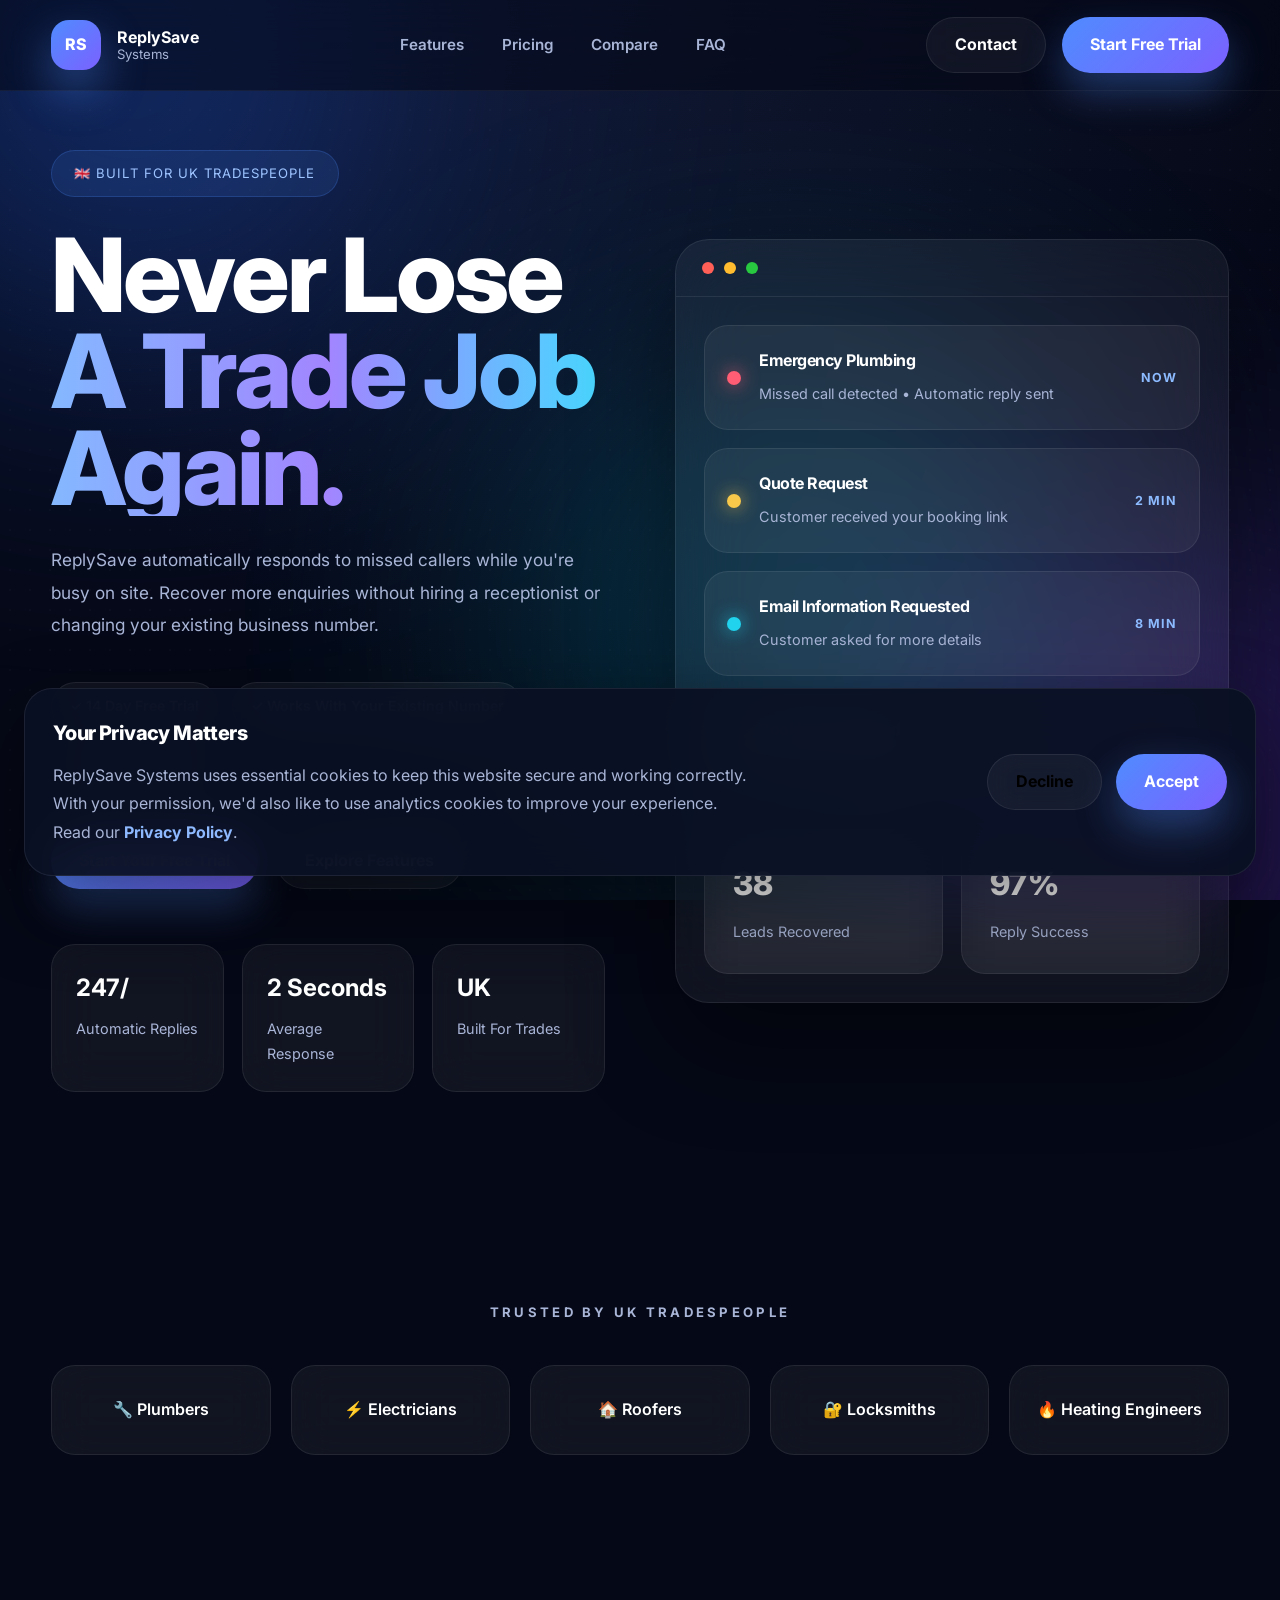
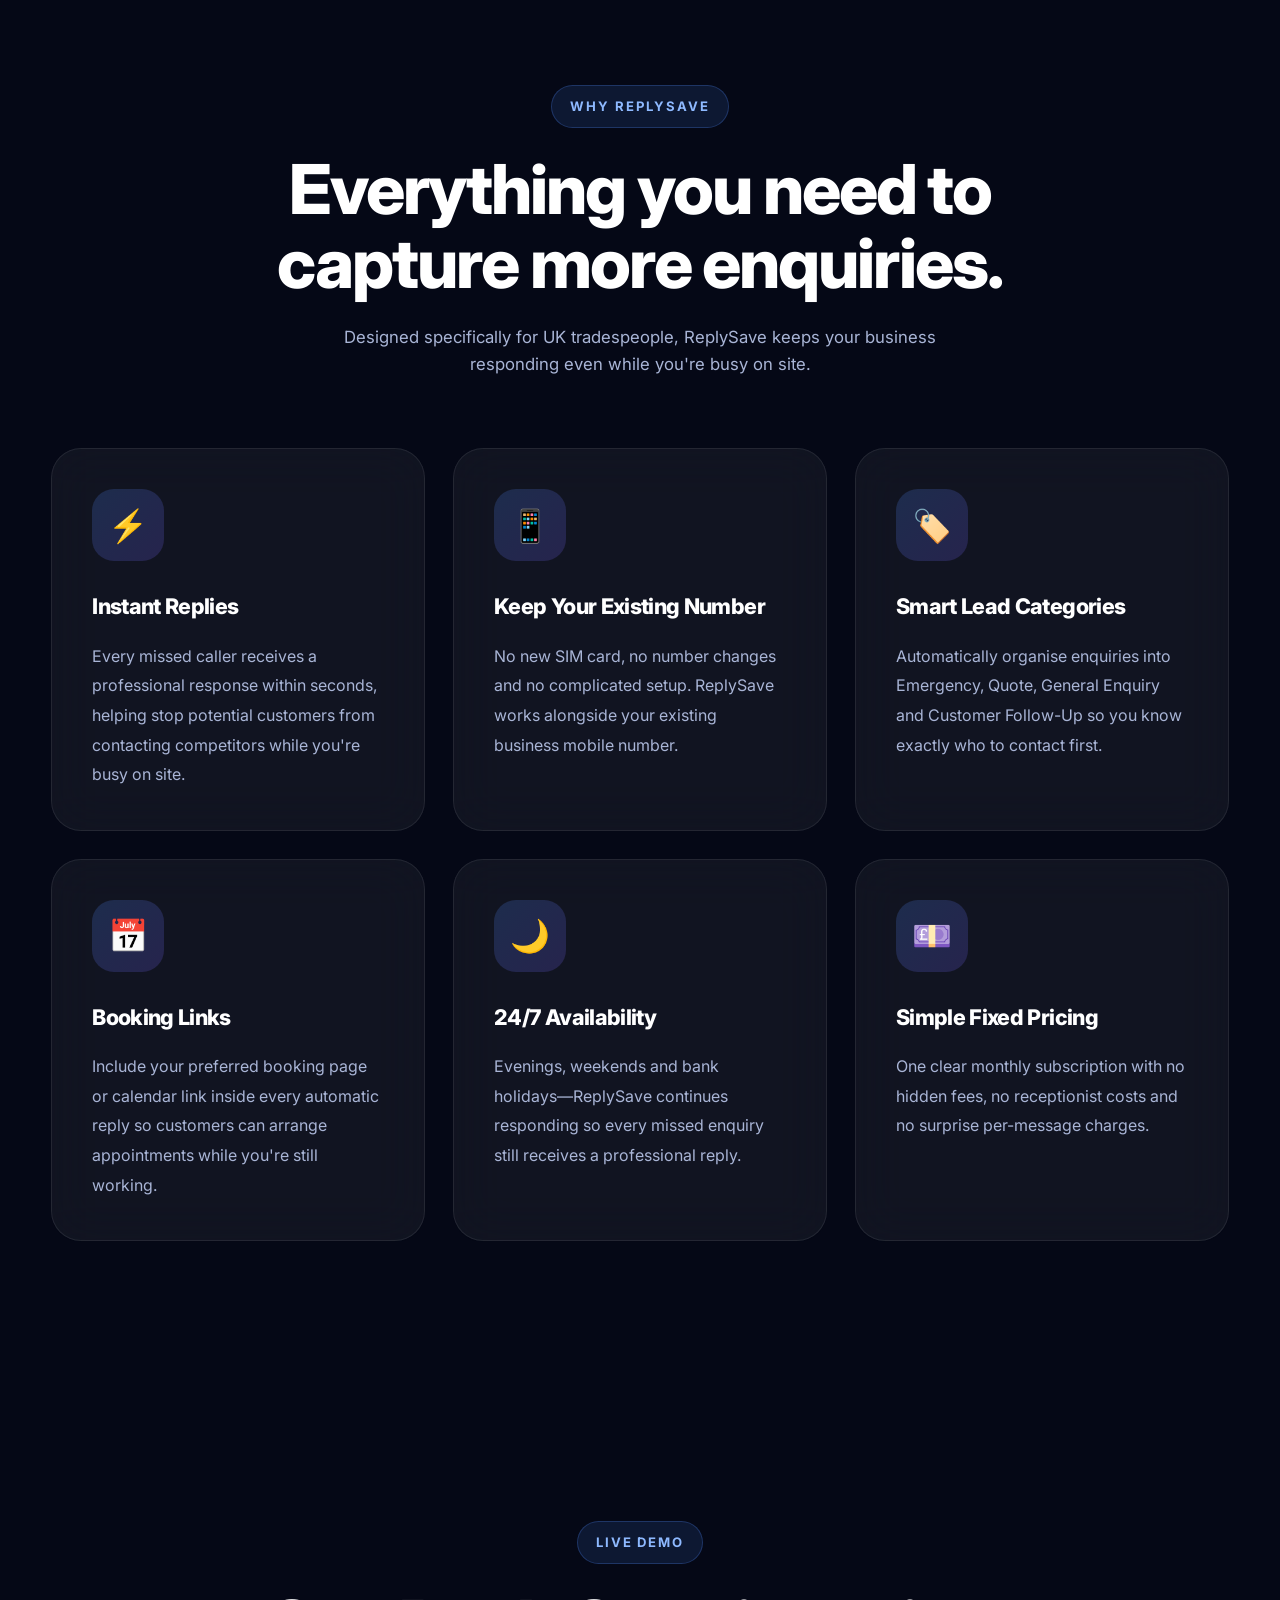
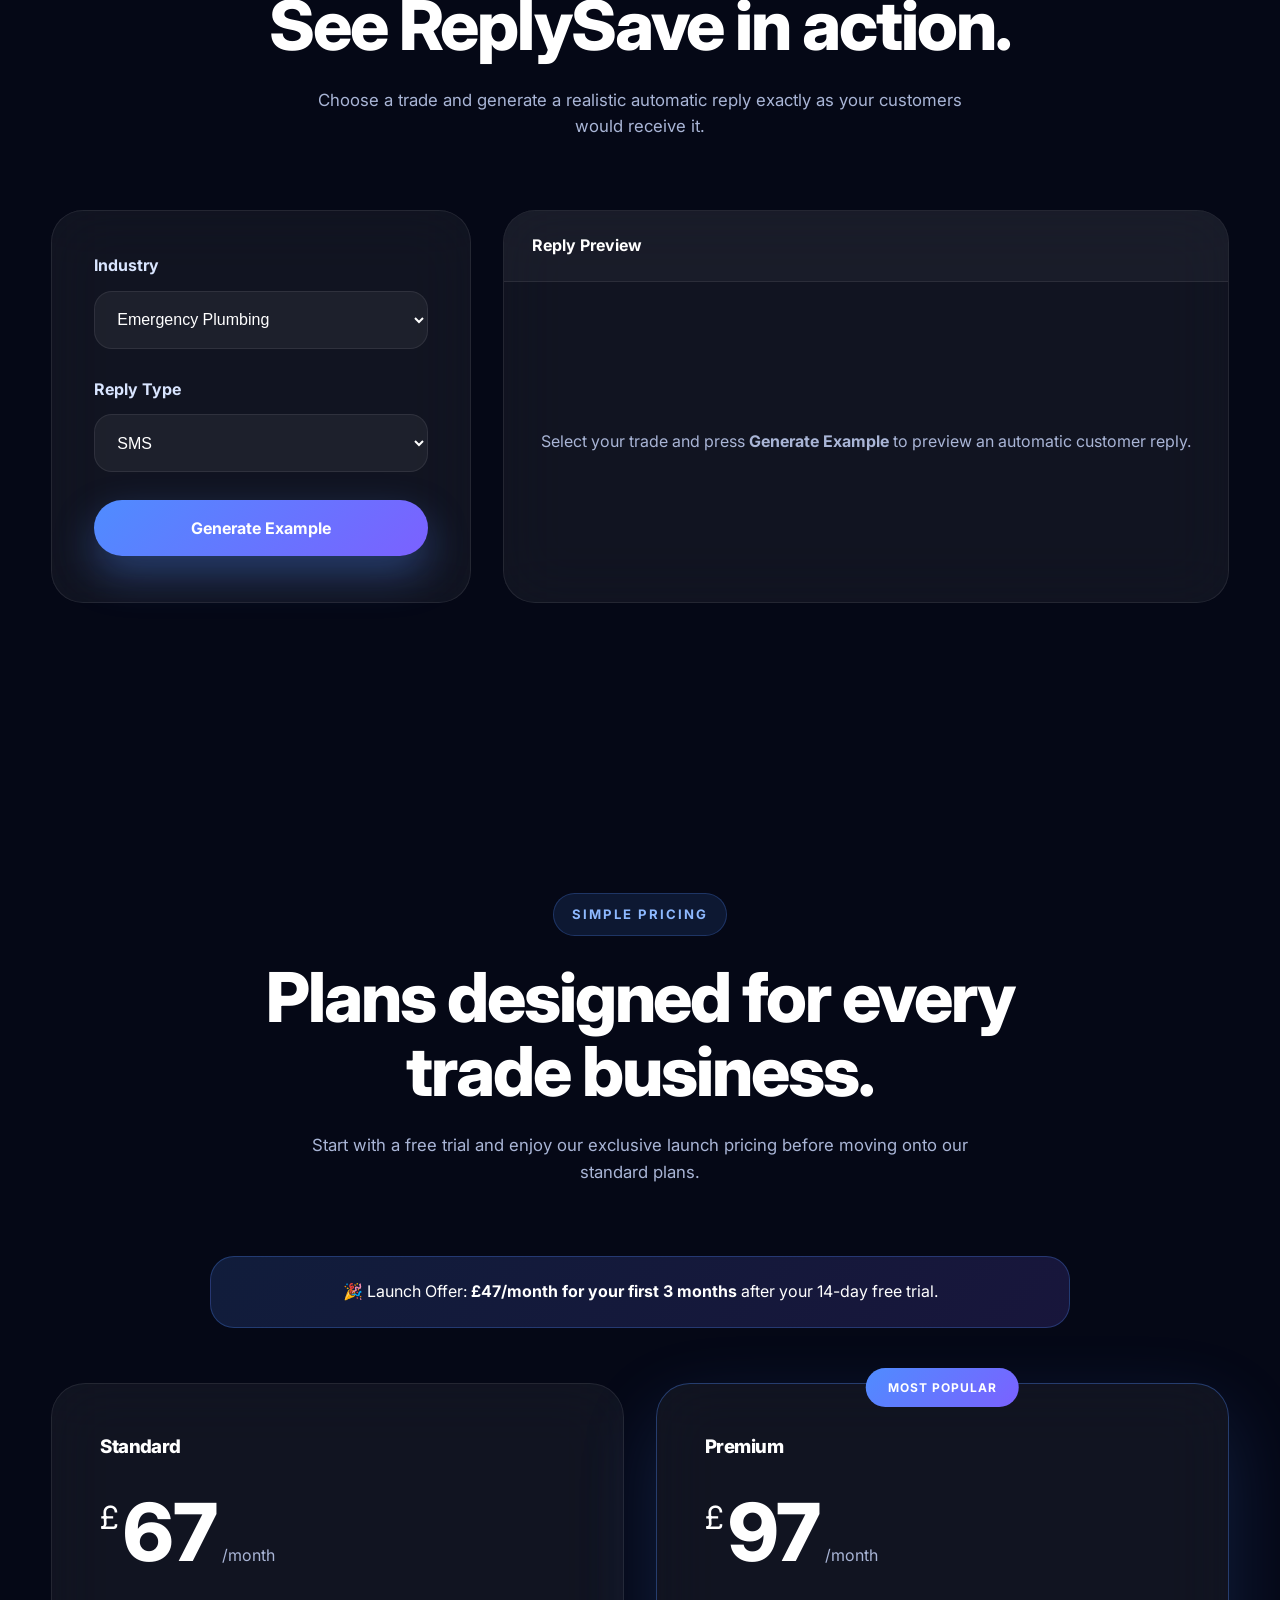
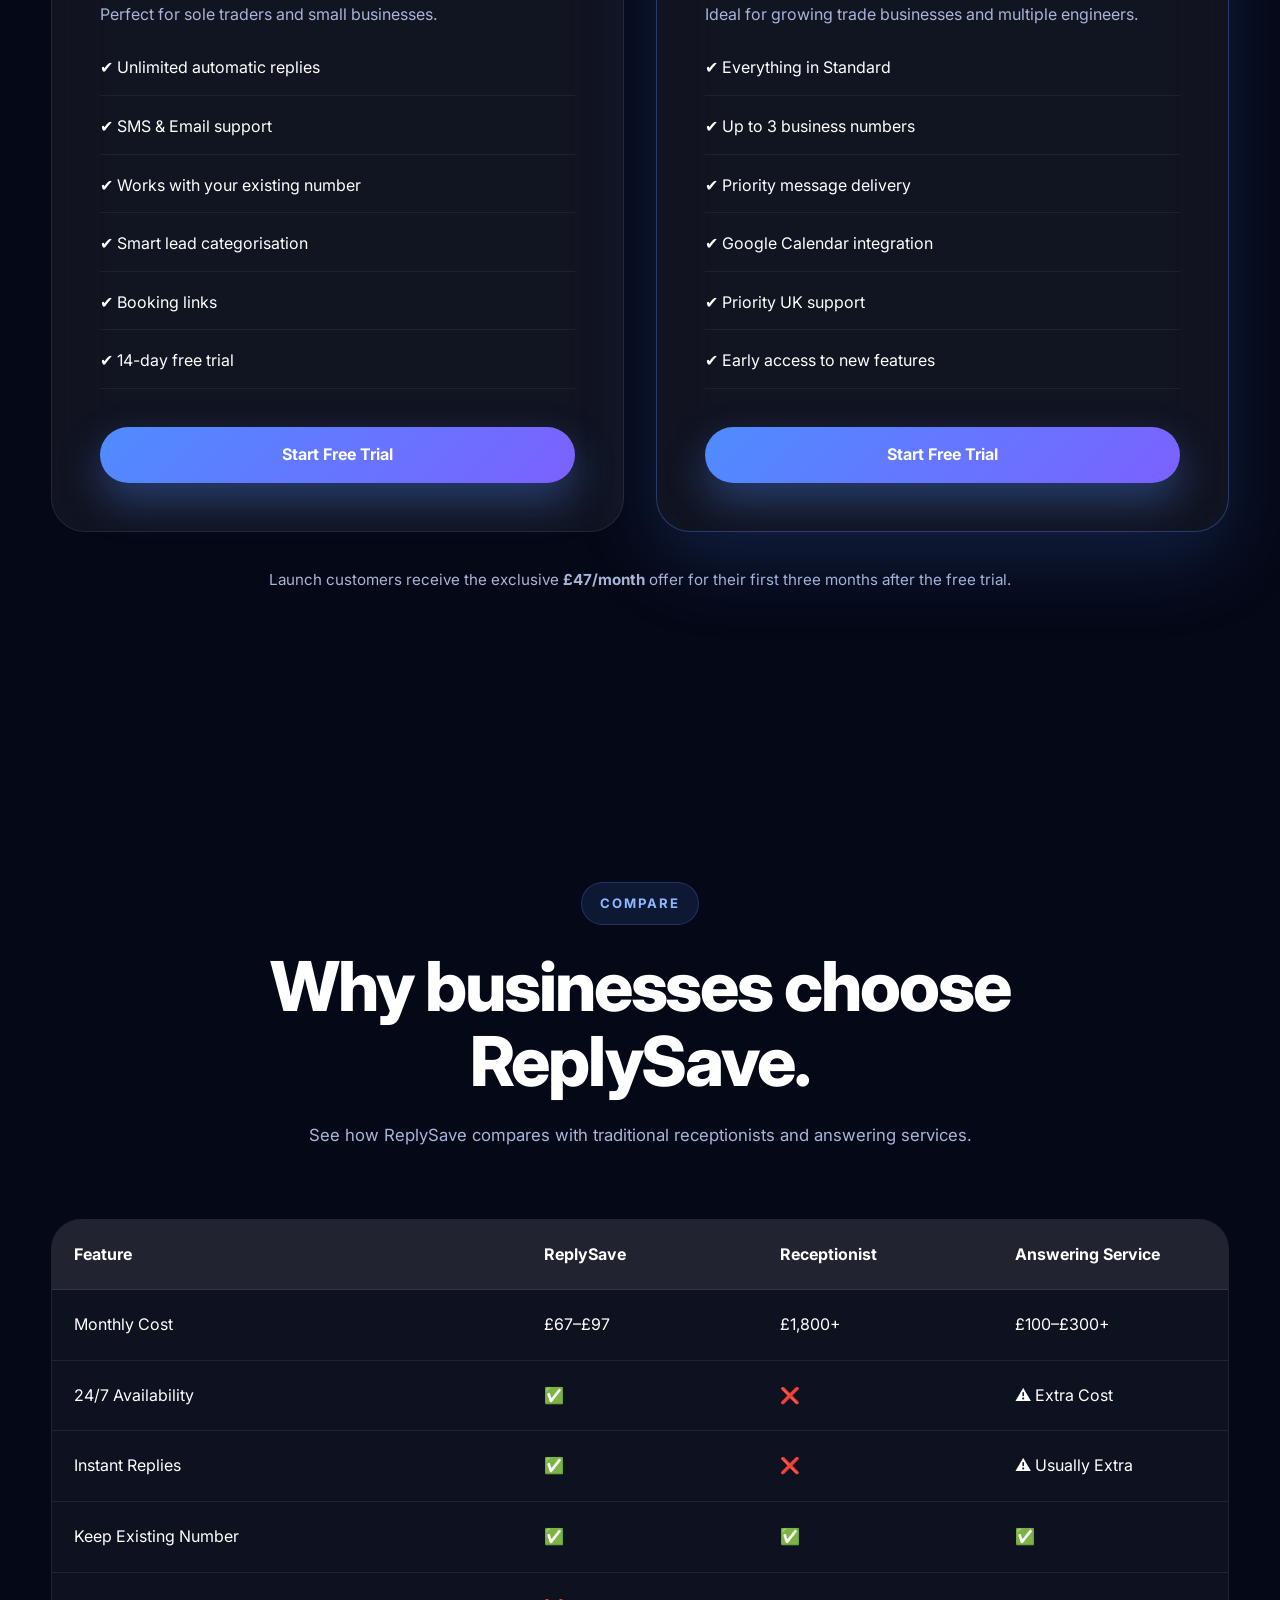
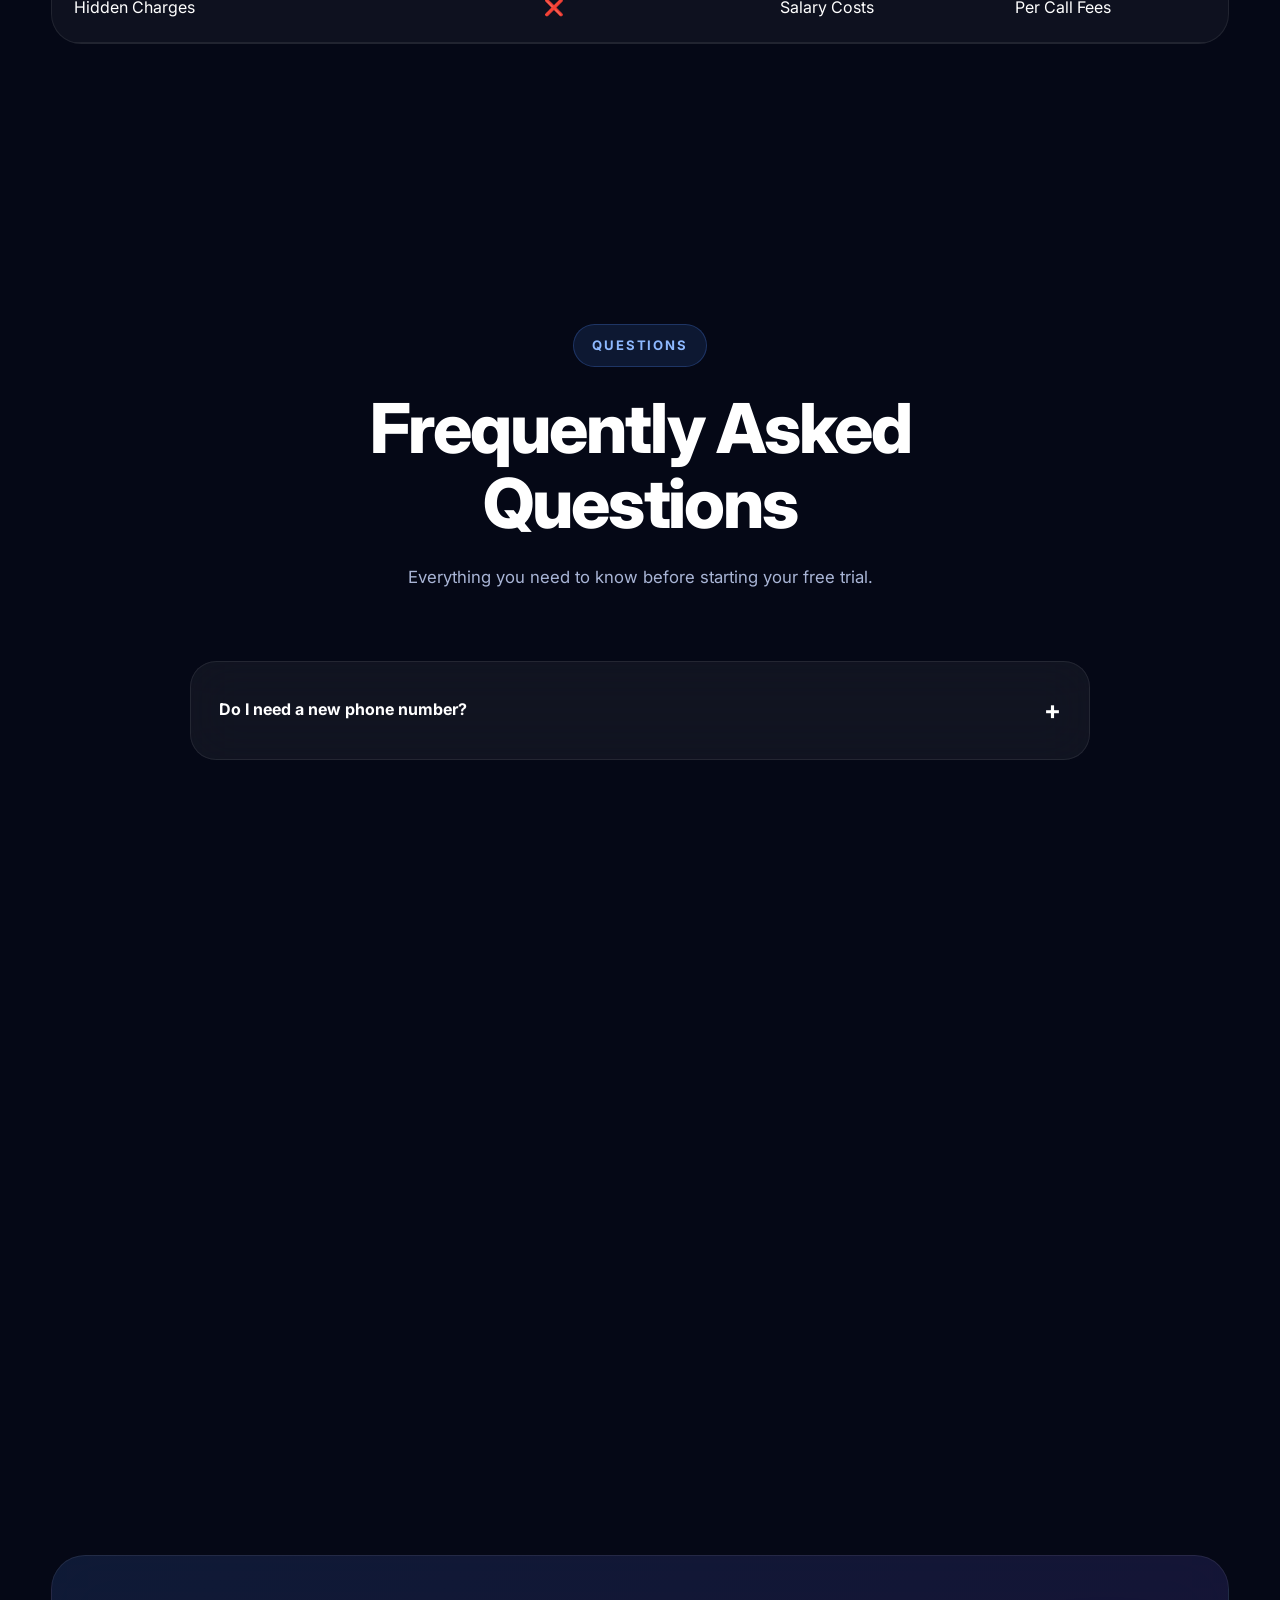
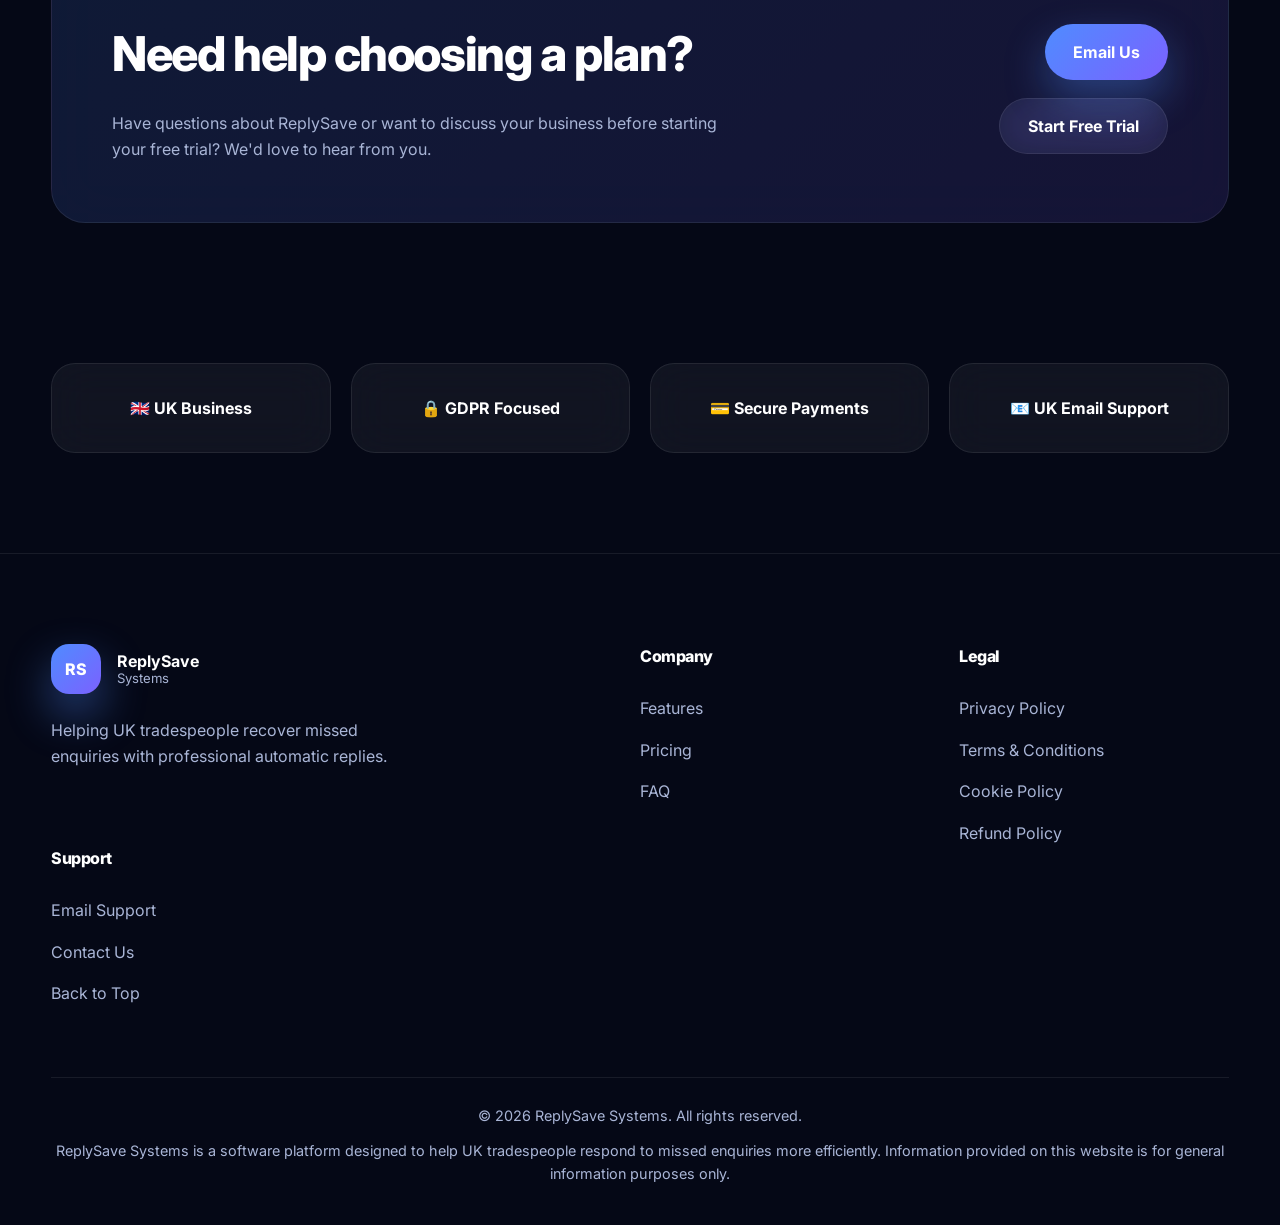
<file: index.html>
<!DOCTYPE html>

<html lang="en-GB">

<head>
<meta charset="UTF-8">
<meta
name="viewport"
content="width=device-width, initial-scale=1.0">

<title>

ReplySave Systems | Never Lose A Trade Job Again

</title>

<meta
name="description"
content="Automatically respond to missed callers and recover more trade enquiries with ReplySave Systems.">

<meta
name="theme-color"
content="#050816">

<link
rel="preconnect"
href="https://fonts.googleapis.com">

<link
rel="preconnect"
href="https://fonts.gstatic.com"
crossorigin>

<link
href="https://fonts.googleapis.com/css2?family=Inter:wght@300;400;500;600;700;800;900&display=swap"
rel="stylesheet">
<link
href="https://fonts.googleapis.com/css2?family=Inter:wght@300;400;500;600;700;800;900&display=swap"
rel="stylesheet">

<link rel="stylesheet" href="style.css">

</head>
</head>

<body>



<!--====================================================
Animated Background
=====================================================-->

<div class="background">

<div class="gradient gradient-one"></div>

<div class="gradient gradient-two"></div>

<div class="gradient gradient-three"></div>

<div class="noise"></div>

</div>



<!--====================================================
Navigation
=====================================================-->

<header class="header">

<div class="container nav-container">

<a
href="#"
class="logo">

<div class="logo-icon">

RS

</div>

<div class="logo-text">

<strong>

ReplySave

</strong>

<span>

Systems

</span>

</div>

</a>



<nav class="navigation">

<a href="#features">

Features

</a>

<a href="#pricing">

Pricing

</a>

<a href="#compare">

Compare

</a>

<a href="#faq">

FAQ

</a>

</nav>



<div class="nav-buttons">

<a
href="mailto:replysavesystems@gmail.com"
class="button-secondary">

Contact

</a>

<a
href="#pricing"
class="button-primary">

Start Free Trial

</a>

</div>

</div>

</header>



<!--====================================================
Hero
=====================================================-->

<section class="hero">

<div class="container hero-grid">

<div class="hero-content">

<div class="hero-pill">

🇬🇧 BUILT FOR UK TRADESPEOPLE

</div>

<h1>

Never Lose

<span>

A Trade Job Again.

</span>

</h1>

<p>

ReplySave automatically responds to missed callers while
you're busy on site. Recover more enquiries without
hiring a receptionist or changing your existing
business number.

</p>



<div class="hero-badges">

<div>

✓ 14 Day Free Trial

</div>

<div>

✓ Works With Your Existing Number

</div>

<div>

✓ Cancel Anytime

</div>

</div>



<div class="hero-buttons">

<a
href="#pricing"
class="button-primary">

Start Your Free Trial

</a>

<a
href="#features"
class="button-secondary">

Explore Features

</a>

</div>



<div class="hero-stats">

<div>

<strong>

24/7 

</strong>

<span>

Automatic Replies

</span>

</div>

<div>

<strong>

2 Seconds

</strong>

<span>

Average Response

</span>

</div>

<div>

<strong>

UK

</strong>

<span>

Built For Trades

</span>

</div>

</div>

</div>



<div class="hero-dashboard">

<div class="dashboard-window">

<div class="dashboard-header">

<span></span>

<span></span>

<span></span>

</div>

<div class="dashboard-body">
  <!-- ===========================================
LIVE ACTIVITY
=========================================== -->

<div class="activity-card">

    <div class="activity-left">

        <div class="status-dot emergency"></div>

        <div>

            <h3>

                Emergency Plumbing

            </h3>

            <p>

                Missed call detected • Automatic reply sent

            </p>

        </div>

    </div>

    <span>

        NOW

    </span>

</div>



<div class="activity-card">

    <div class="activity-left">

        <div class="status-dot quote"></div>

        <div>

            <h3>

                Quote Request

            </h3>

            <p>

                Customer received your booking link

            </p>

        </div>

    </div>

    <span>

        2 MIN

    </span>

</div>



<div class="activity-card">

    <div class="activity-left">

        <div class="status-dot email"></div>

        <div>

            <h3>

                Email Information Requested

            </h3>

            <p>

                Customer asked for more details

            </p>

        </div>

    </div>

    <span>

        8 MIN

    </span>

</div>



<div class="activity-card">

    <div class="activity-left">

        <div class="status-dot success"></div>

        <div>

            <h3>

                Booking Confirmed

            </h3>

            <p>

                Customer opened your booking page

            </p>

        </div>

    </div>

    <span>

        TODAY

    </span>

</div>



<!-- ===========================================
Dashboard Summary
=========================================== -->

<div class="dashboard-summary">

    <div class="summary-card">

        <strong>

            38

        </strong>

        <span>

            Leads Recovered

        </span>

    </div>

    <div class="summary-card">

        <strong>

            97%

        </strong>

        <span>

            Reply Success

        </span>

    </div>

</div>

</div>

</div>

</div>

</div>

</section>



<!-- ===========================================
TRUST SECTION
=========================================== -->

<section class="trust-section">

<div class="container">

<p class="trust-title">

TRUSTED BY UK TRADESPEOPLE

</p>

<div class="trust-grid">

<div class="trust-item">

🔧 Plumbers

</div>

<div class="trust-item">

⚡ Electricians

</div>

<div class="trust-item">

🏠 Roofers

</div>

<div class="trust-item">

🔐 Locksmiths

</div>

<div class="trust-item">

🔥 Heating Engineers

</div>

</div>

</div>

</section>



<!-- ===========================================
FEATURES
=========================================== -->

<section
id="features"
class="features">

<div class="container">

<div class="section-heading">

<span>

WHY REPLYSAVE

</span>

<h2>

Everything you need to capture more enquiries.

</h2>

<p>

Designed specifically for UK tradespeople, ReplySave keeps your business responding even while you're busy on site.

</p>

</div>

<div class="feature-grid">
<!-- ===========================================
FEATURE CARD 1
=========================================== -->

<div class="feature-card">

    <div class="feature-icon">

        ⚡

    </div>

    <h3>

        Instant Replies

    </h3>

    <p>

        Every missed caller receives a professional response within seconds,
        helping stop potential customers from contacting competitors while
        you're busy on site.

    </p>

</div>



<!-- ===========================================
FEATURE CARD 2
=========================================== -->

<div class="feature-card">

    <div class="feature-icon">

        📱

    </div>

    <h3>

        Keep Your Existing Number

    </h3>

    <p>

        No new SIM card, no number changes and no complicated setup.
        ReplySave works alongside your existing business mobile number.

    </p>

</div>



<!-- ===========================================
FEATURE CARD 3
=========================================== -->

<div class="feature-card">

    <div class="feature-icon">

        🏷️

    </div>

    <h3>

        Smart Lead Categories

    </h3>

    <p>

        Automatically organise enquiries into Emergency, Quote,
        General Enquiry and Customer Follow-Up so you know exactly
        who to contact first.

    </p>

</div>



<!-- ===========================================
FEATURE CARD 4
=========================================== -->

<div class="feature-card">

    <div class="feature-icon">

        📅

    </div>

    <h3>

        Booking Links

    </h3>

    <p>

        Include your preferred booking page or calendar link inside
        every automatic reply so customers can arrange appointments
        while you're still working.

    </p>

</div>



<!-- ===========================================
FEATURE CARD 5
=========================================== -->

<div class="feature-card">

    <div class="feature-icon">

        🌙

    </div>

    <h3>

        24/7 Availability

    </h3>

    <p>

        Evenings, weekends and bank holidays—ReplySave continues
        responding so every missed enquiry still receives a professional
        reply.

    </p>

</div>



<!-- ===========================================
FEATURE CARD 6
=========================================== -->

<div class="feature-card">

    <div class="feature-icon">

        💷

    </div>

    <h3>

        Simple Fixed Pricing

    </h3>

    <p>

        One clear monthly subscription with no hidden fees, no
        receptionist costs and no surprise per-message charges.

    </p>

</div>

</div>

</div>

</section>



<!-- ===========================================
LIVE SIMULATOR
=========================================== -->

<section
class="simulator"
id="simulator">

<div class="container">

<div class="section-heading">

<span>

LIVE DEMO

</span>

<h2>

See ReplySave in action.

</h2>

<p>

Choose a trade and generate a realistic automatic reply exactly as your customers would receive it.

</p>

</div>

<div class="simulator-window">

<div class="simulator-panel">

<label for="trade-choice">

Industry

</label>

<select id="trade-choice">

<option>Emergency Plumbing</option>

<option>Heating Engineer</option>

<option>Electrician</option>

<option>Roofing</option>

<option>Locksmith</option>

<option>Mobile Mechanic</option>

</select>

<label for="reply-type">

Reply Type

</label>

<select id="reply-type">

<option>SMS</option>

<option>Email</option>

</select>

<button
id="generate-reply"
class="button-primary full-width">

Generate Example

</button>

</div>

<div class="simulator-output">

<div class="output-header">

Reply Preview

</div>

<div
id="simulation-log">

<p class="placeholder-message">

Select your trade and press
<strong>Generate Example</strong>
to preview an automatic customer reply.

</p>

</div>

</div>

</div>

</div>

</section>



<!-- ===========================================
PRICING
=========================================== -->

<section
id="pricing"
class="pricing">

<div class="container">

<div class="section-heading">

<span>

SIMPLE PRICING

</span>

<h2>

Plans designed for every trade business.

</h2>

<p>

Start with a free trial and enjoy our exclusive launch pricing before moving onto our standard plans.

</p>

</div>

<div class="launch-banner">

🎉
Launch Offer:
<strong>£47/month for your first 3 months</strong>
after your 14-day free trial.

</div>

<div class="pricing-grid">  
  <!-- ===========================================
STANDARD PLAN
=========================================== -->

<div class="price-card">

    <h3>

        Standard

    </h3>

    <div class="price">

        <span class="currency">£</span>

        <span class="amount">67</span>

        <span class="period">/month</span>

    </div>

    <p class="price-description">

        Perfect for sole traders and small businesses.

    </p>

    <ul class="price-features">

        <li>✔ Unlimited automatic replies</li>

        <li>✔ SMS & Email support</li>

        <li>✔ Works with your existing number</li>

        <li>✔ Smart lead categorisation</li>

        <li>✔ Booking links</li>

        <li>✔ 14-day free trial</li>

    </ul>

    <a
    href="https://buy.stripe.com/7sY9AT8hA1yF5iL9u94ZG02"
    class="button-primary full-width">

        Start Free Trial

    </a>

</div>



<!-- ===========================================
PREMIUM PLAN
=========================================== -->

<div class="price-card featured">

<div class="popular-tag">

MOST POPULAR

</div>

<h3>

Premium

</h3>

<div class="price">

<span class="currency">£</span>

<span class="amount">97</span>

<span class="period">/month</span>

</div>

<p class="price-description">

Ideal for growing trade businesses and multiple engineers.

</p>

<ul class="price-features">

<li>✔ Everything in Standard</li>

<li>✔ Up to 3 business numbers</li>

<li>✔ Priority message delivery</li>

<li>✔ Google Calendar integration</li>

<li>✔ Priority UK support</li>

<li>✔ Early access to new features</li>

</ul>

<a
href="https://buy.stripe.com/6oU6oHfK2b9f9z10XD4ZG03"
class="button-primary full-width">

Start Free Trial

</a>

</div>

</div>

<p class="pricing-note">

Launch customers receive the exclusive
<strong>£47/month</strong>
offer for their first three months after the free trial.

</p>

</div>

</section>



<!-- ===========================================
COMPARISON
=========================================== -->

<section
id="compare"
class="comparison">

<div class="container">

<div class="section-heading">

<span>

COMPARE

</span>

<h2>

Why businesses choose ReplySave.

</h2>

<p>

See how ReplySave compares with traditional receptionists and answering services.

</p>

</div>

<div class="comparison-table">

<div class="comparison-row heading">

<div>Feature</div>

<div>ReplySave</div>

<div>Receptionist</div>

<div>Answering Service</div>

</div>



<div class="comparison-row">

<div>Monthly Cost</div>

<div>£67–£97</div>

<div>£1,800+</div>

<div>£100–£300+</div>

</div>



<div class="comparison-row">

<div>24/7 Availability</div>

<div>✅</div>

<div>❌</div>

<div>⚠ Extra Cost</div>

</div>



<div class="comparison-row">

<div>Instant Replies</div>

<div>✅</div>

<div>❌</div>

<div>⚠ Usually Extra</div>

</div>



<div class="comparison-row">

<div>Keep Existing Number</div>

<div>✅</div>

<div>✅</div>

<div>✅</div>

</div>



<div class="comparison-row">

<div>Hidden Charges</div>

<div>❌</div>

<div>Salary Costs</div>

<div>Per Call Fees</div>

</div>

</div>

</div>

</section>



<!-- ===========================================
FAQ
=========================================== -->

<section
id="faq"
class="faq">

<div class="container">

<div class="section-heading">

<span>

QUESTIONS

</span>

<h2>

Frequently Asked Questions

</h2>

<p>

Everything you need to know before starting your free trial.

</p>

</div>

<div class="faq-wrapper">
<!-- ===========================================
FAQ ITEM 1
=========================================== -->

<div class="faq-item">

    <button class="faq-question">

        <span>

            Do I need a new phone number?

        </span>

        <span class="faq-icon">

            +

        </span>

    </button>

    <div class="faq-answer">

        <p>

            No. ReplySave works alongside your existing UK business
            mobile or landline number, so there is no need to change
            your contact details or update your customers.

        </p>

    </div>

</div>



<!-- ===========================================
FAQ ITEM 2
=========================================== -->

<div class="faq-item">

    <button class="faq-question">

        <span>

            Is there a contract?

        </span>

        <span class="faq-icon">

            +

        </span>

    </button>

    <div class="faq-answer">

        <p>

            No long-term contracts. Start with a 14-day free trial and
            cancel anytime before your next billing date.

        </p>

    </div>

</div>



<!-- ===========================================
FAQ ITEM 3
=========================================== -->

<div class="faq-item">

    <button class="faq-question">

        <span>

            Can customers still leave voicemails?

        </span>

        <span class="faq-icon">

            +

        </span>

    </button>

    <div class="faq-answer">

        <p>

            Yes. ReplySave simply sends an automatic response after a
            missed call. Your normal voicemail continues to work if you
            choose to keep it enabled.

        </p>

    </div>

</div>



<!-- ===========================================
FAQ ITEM 4
=========================================== -->

<div class="faq-item">

    <button class="faq-question">

        <span>

            Is ReplySave suitable for sole traders?

        </span>

        <span class="faq-icon">

            +

        </span>

    </button>

    <div class="faq-answer">

        <p>

            Absolutely. ReplySave is designed for sole traders,
            partnerships and growing trade businesses that don't want
            to lose enquiries while working on site.

        </p>

    </div>

</div>



<!-- ===========================================
FAQ ITEM 5
=========================================== -->

<div class="faq-item">

    <button class="faq-question">

        <span>

            Can I include my own booking link?

        </span>

        <span class="faq-icon">

            +

        </span>

    </button>

    <div class="faq-answer">

        <p>

            Yes. Add your preferred booking page or calendar link and
            ReplySave can include it in your automatic replies.

        </p>

    </div>

</div>

</div>

</div>

</section>



<!-- ===========================================
SUPPORT
=========================================== -->

<section id="support" class="support">

<div class="container">

<div class="support-card">

<div>

<h2>

Need help choosing a plan?

</h2>

<p>

Have questions about ReplySave or want to discuss your
business before starting your free trial? We'd love to
hear from you.

</p>

</div>

<div class="support-buttons">

<a
href="mailto:replysavesystems@gmail.com"
class="button-primary">

Email Us

</a>

<a
href="#pricing"
class="button-secondary">

Start Free Trial

</a>

</div>

</div>

</div>

</section>



<!-- ===========================================
TRUST BADGES
=========================================== -->

<section class="trust-footer">

<div class="container">

<div class="trust-badges">

<div class="trust-badge">

🇬🇧 UK Business

</div>

<div class="trust-badge">

🔒 GDPR Focused

</div>

<div class="trust-badge">

💳 Secure Payments

</div>

<div class="trust-badge">

📧 UK Email Support

</div>

</div>

</div>

</section>



<!-- ===========================================
FOOTER
=========================================== -->

<footer class="footer">

<div class="container">

<div class="footer-grid">

<div class="footer-brand">

<div class="logo">

<div class="logo-icon">

RS

</div>

<div class="logo-text">

<strong>

ReplySave

</strong>

<span>

Systems

</span>

</div>

</div>

<p>

Helping UK tradespeople recover missed enquiries with
professional automatic replies.

</p>

</div>



<div class="footer-links">

<h4>

Company

</h4>

<a href="#features">

Features

</a>

<a href="#pricing">

Pricing

</a>

<a href="#faq">

FAQ

</a>

</div>



<div class="footer-links">

<h4>

Legal

</h4>

<a href="privacy.html">

Privacy Policy

</a>

<a href="terms.html">

Terms & Conditions

</a>

<a href="cookie-policy.html">

Cookie Policy

</a>

<a href="refund-policy.html">

Refund Policy

</a>

</div>

</div>


<div class="footer-links">

<h4>

Support

</h4>

<a href="mailto:replysavesystems@gmail.com">

Email Support

</a>

<a href="#support">

Contact Us

</a>

<a href="#">

Back to Top

</a>

</div>
<div class="footer-bottom">

<p>

© 2026 ReplySave Systems. All rights reserved.

</p>

<p>

ReplySave Systems is a software platform designed to help
UK tradespeople respond to missed enquiries more
efficiently. Information provided on this website is for
general information purposes only.

</p>

</div>

</div>

</footer>



<div id="cookie-banner" class="cookie-banner">

<div class="cookie-content">

<h3> Your Privacy Matters</h3>

<p>

ReplySave Systems uses essential cookies to keep this website secure and working correctly.
With your permission, we'd also like to use analytics cookies to improve your experience.

Read our
<a href="privacy.html">Privacy Policy</a>.

</p>

</div>

<div class="cookie-buttons">

<button
id="cookie-decline"
class="button-secondary">

Decline

</button>

<button
id="cookie-accept"
class="button-primary">

Accept

</button>

</div>

</div>
  <script src="script.js"></script>
</body>

</html>
</file>
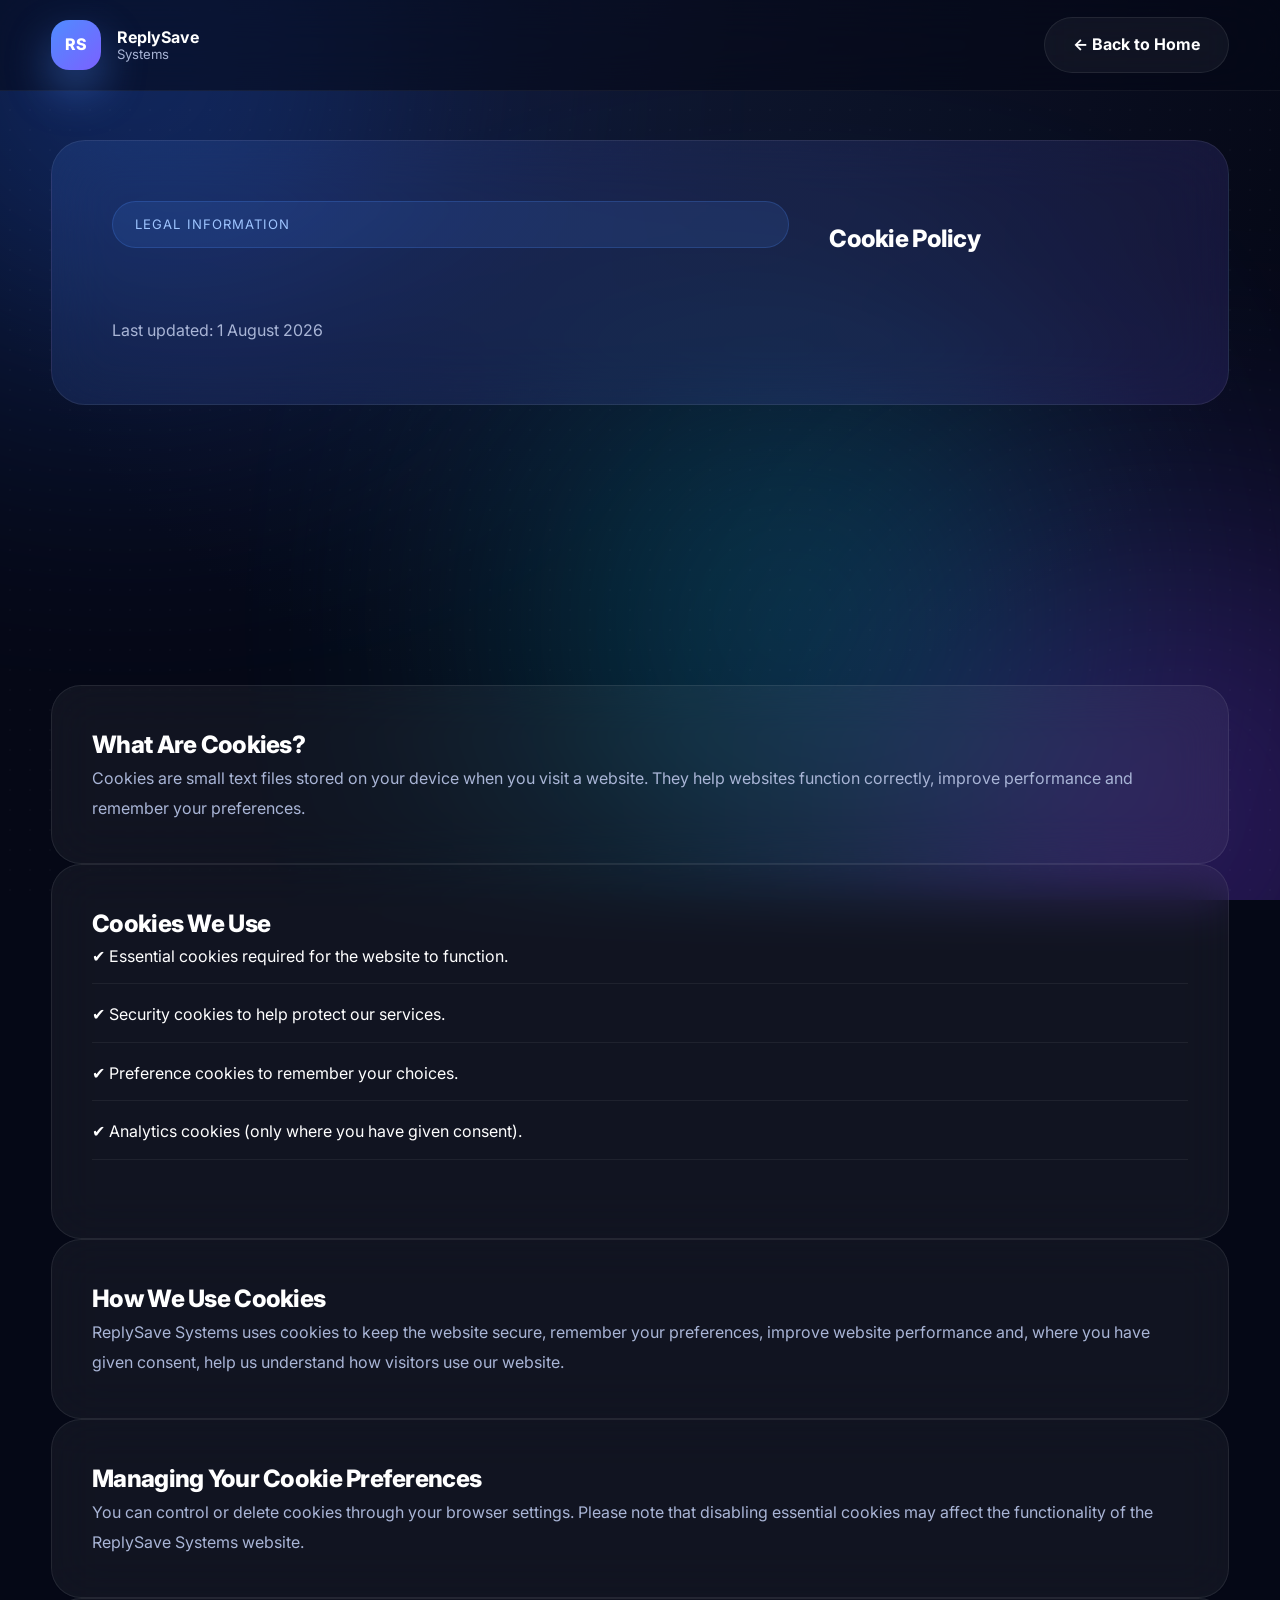
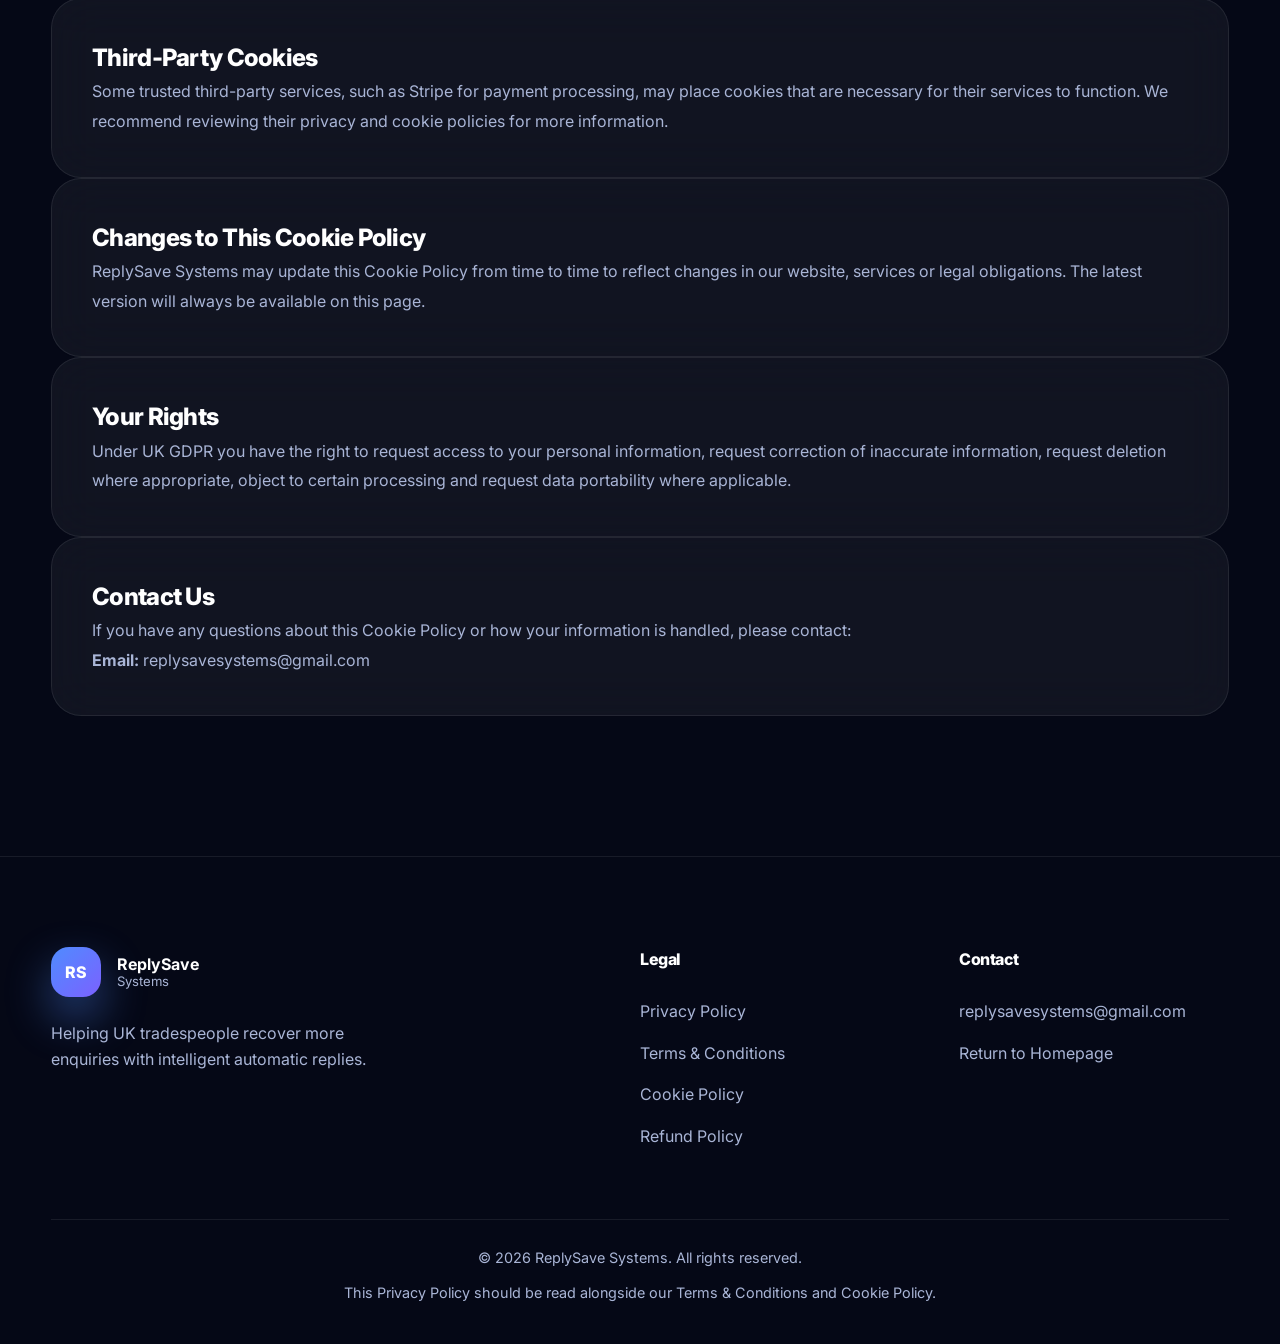
<file: cookie-policy.html>
<!DOCTYPE html>

<html lang="en-GB">

<head>

<meta charset="UTF-8">

<meta
name="viewport"
content="width=device-width, initial-scale=1.0">

<title>

Cookie Policy | ReplySave Systems

</title>

<meta
name="description"
content="Cookie Policy for ReplySave Systems.">

<meta
name="theme-color"
content="#050816">

<link
rel="preconnect"
href="https://fonts.googleapis.com">

<link
rel="preconnect"
href="https://fonts.gstatic.com"
crossorigin>

<link
href="https://fonts.googleapis.com/css2?family=Inter:wght@300;400;500;600;700;800;900&display=swap"
rel="stylesheet">

<link
rel="stylesheet"
href="style.css">

</head>

<body>

<div class="background">

<div class="gradient gradient-one"></div>

<div class="gradient gradient-two"></div>

<div class="gradient gradient-three"></div>

<div class="noise"></div>

</div>

<header class="header">

<div class="container nav-container">

<a
href="index.html"
class="logo">

<div class="logo-icon">

RS

</div>

<div class="logo-text">

<strong>

ReplySave

</strong>

<span>

Systems

</span>

</div>

</a>

<div class="nav-buttons">

<a
href="index.html"
class="button-secondary">

← Back to Home

</a>

</div>

</div>

</header>

<section class="support legal-page">

<div class="container">

<div class="support-card"

<div>

<div class="hero-pill">

LEGAL INFORMATION

</div>

<h1>

Cookie Policy

</h1>

<p>

Last updated: 1 August 2026

</p>

</div>

</div>

</div>

</section>

<section class="features">

<div class="container">

<div class="feature-card">

<h2>

What Are Cookies?

</h2>

<p>

Cookies are small text files stored on your device when you visit a website. They help websites function correctly, improve performance and remember your preferences.

</p>

</div>
<div class="feature-card">

<h2>

Cookies We Use

</h2>

<ul class="price-features">

<li>✔ Essential cookies required for the website to function.</li>

<li>✔ Security cookies to help protect our services.</li>

<li>✔ Preference cookies to remember your choices.</li>

<li>✔ Analytics cookies (only where you have given consent).</li>

</ul>

</div>

<div class="feature-card">

<h2>

How We Use Cookies

</h2>

<p>

ReplySave Systems uses cookies to keep the website secure, remember your preferences, improve website performance and, where you have given consent, help us understand how visitors use our website.

</p>

</div>

<div class="feature-card">

<h2>

Managing Your Cookie Preferences

</h2>

<p>

You can control or delete cookies through your browser settings. Please note that disabling essential cookies may affect the functionality of the ReplySave Systems website.

</p>

</div>

<div class="feature-card">

<h2>

Third-Party Cookies

</h2>

<p>

Some trusted third-party services, such as Stripe for payment processing, may place cookies that are necessary for their services to function. We recommend reviewing their privacy and cookie policies for more information.

</p>

</div>

<div class="feature-card">

<h2>

Changes to This Cookie Policy

</h2>

<p>

ReplySave Systems may update this Cookie Policy from time to time to reflect changes in our website, services or legal obligations. The latest version will always be available on this page.

</p>

</div>

<div class="feature-card">

<h2>

Your Rights

</h2>

<p>

Under UK GDPR you have the right to request access to your personal information, request correction of inaccurate information, request deletion where appropriate, object to certain processing and request data portability where applicable.

</p>

</div>

<div class="feature-card">

<h2>

Contact Us

</h2>

<p>

If you have any questions about this Cookie Policy or how your information is handled, please contact:

</p>

<p>

<strong>Email:</strong>

replysavesystems@gmail.com

</p>

</div>
</div>

</section>

<footer class="footer">

<div class="container">

<div class="footer-grid">

<div class="footer-brand">

<div class="logo">

<div class="logo-icon">

RS

</div>

<div class="logo-text">

<strong>

ReplySave

</strong>

<span>

Systems

</span>

</div>

</div>

<p>

Helping UK tradespeople recover more enquiries with intelligent automatic replies.

</p>

</div>

<div class="footer-links">

<h4>

Legal

</h4>

<a href="privacy.html">

Privacy Policy

</a>

<a href="terms.html">

Terms & Conditions

</a>

<a href="cookie-policy.html">

Cookie Policy

</a>

<a href="refund-policy.html">

Refund Policy

</a>

</div>

<div class="footer-links">

<h4>

Contact

</h4>

<a href="mailto:replysavesystems@gmail.com">

replysavesystems@gmail.com

</a>

<a href="index.html">

Return to Homepage

</a>

</div>

</div>

<div class="footer-bottom">

<p>

© 2026 ReplySave Systems. All rights reserved.

</p>

<p>

This Privacy Policy should be read alongside our Terms & Conditions and Cookie Policy.

</p>

</div>

</div>

</footer>

</body>

</html>
</file>
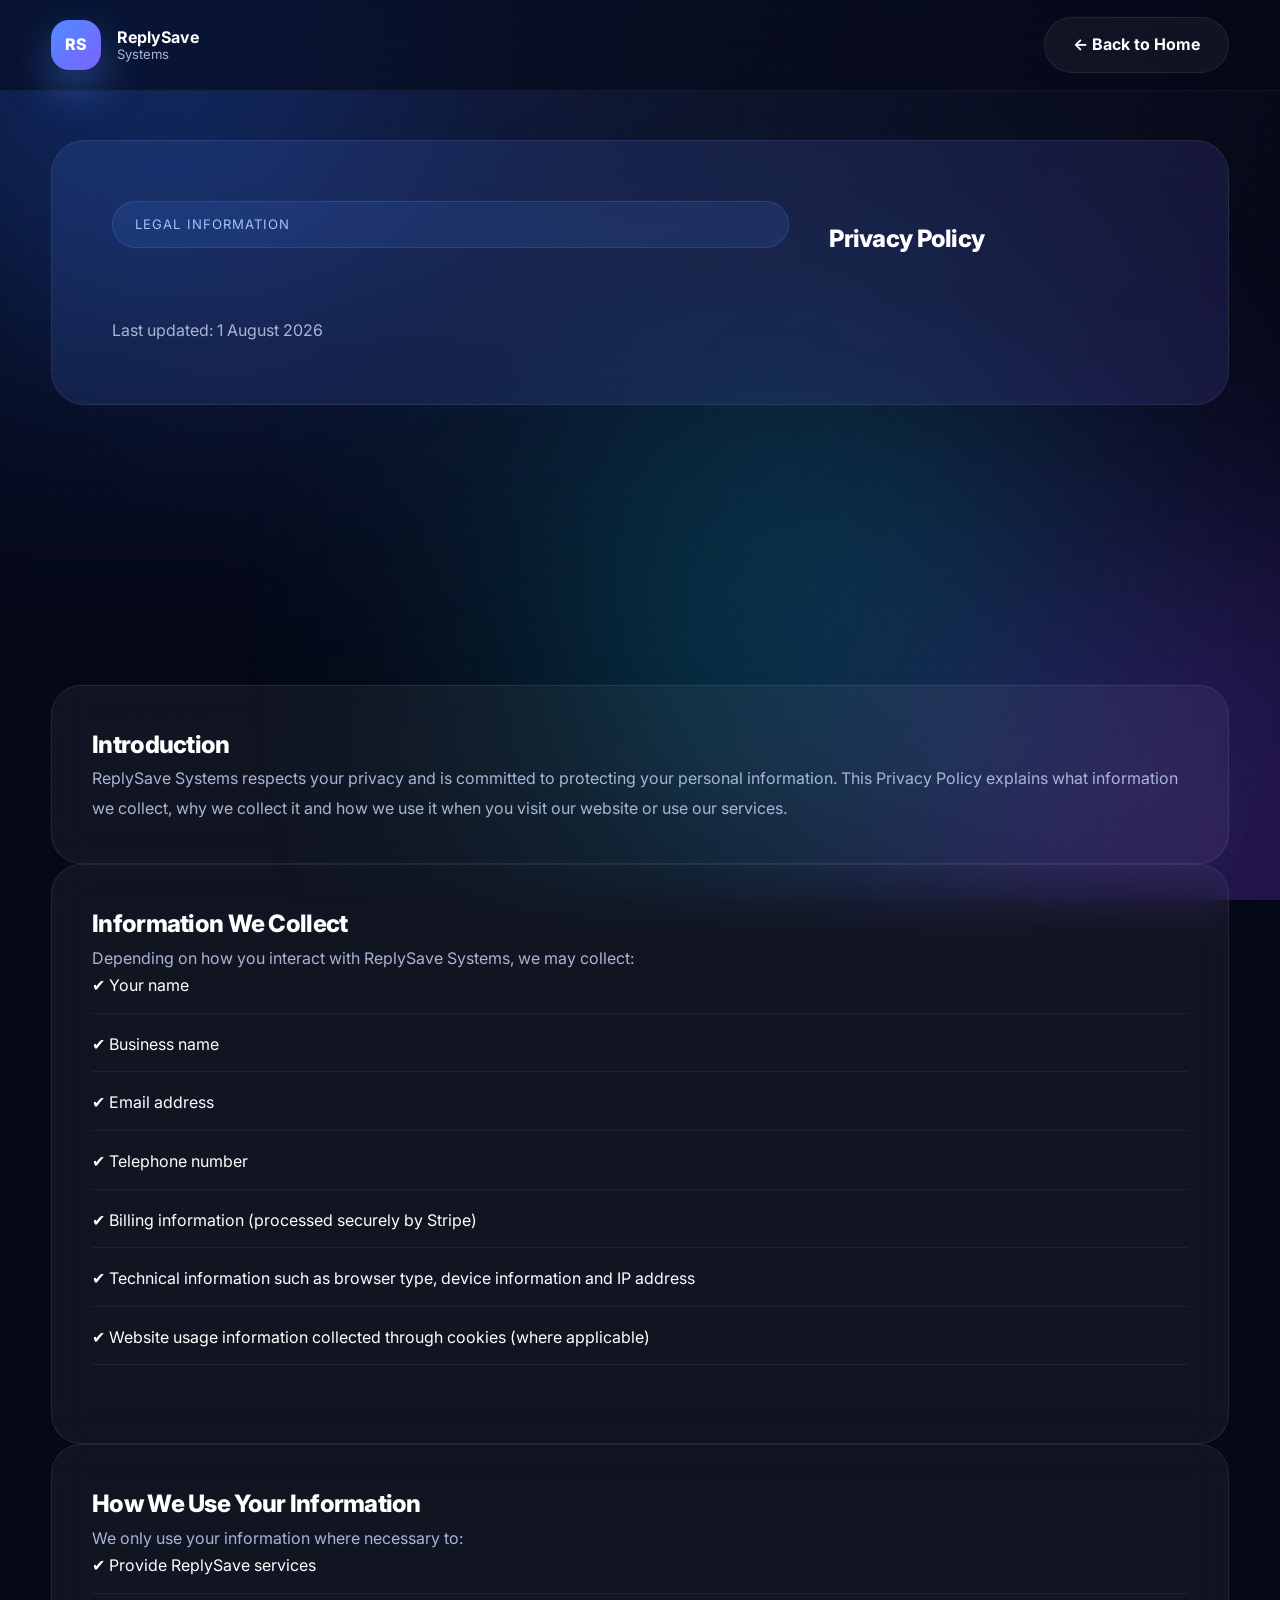
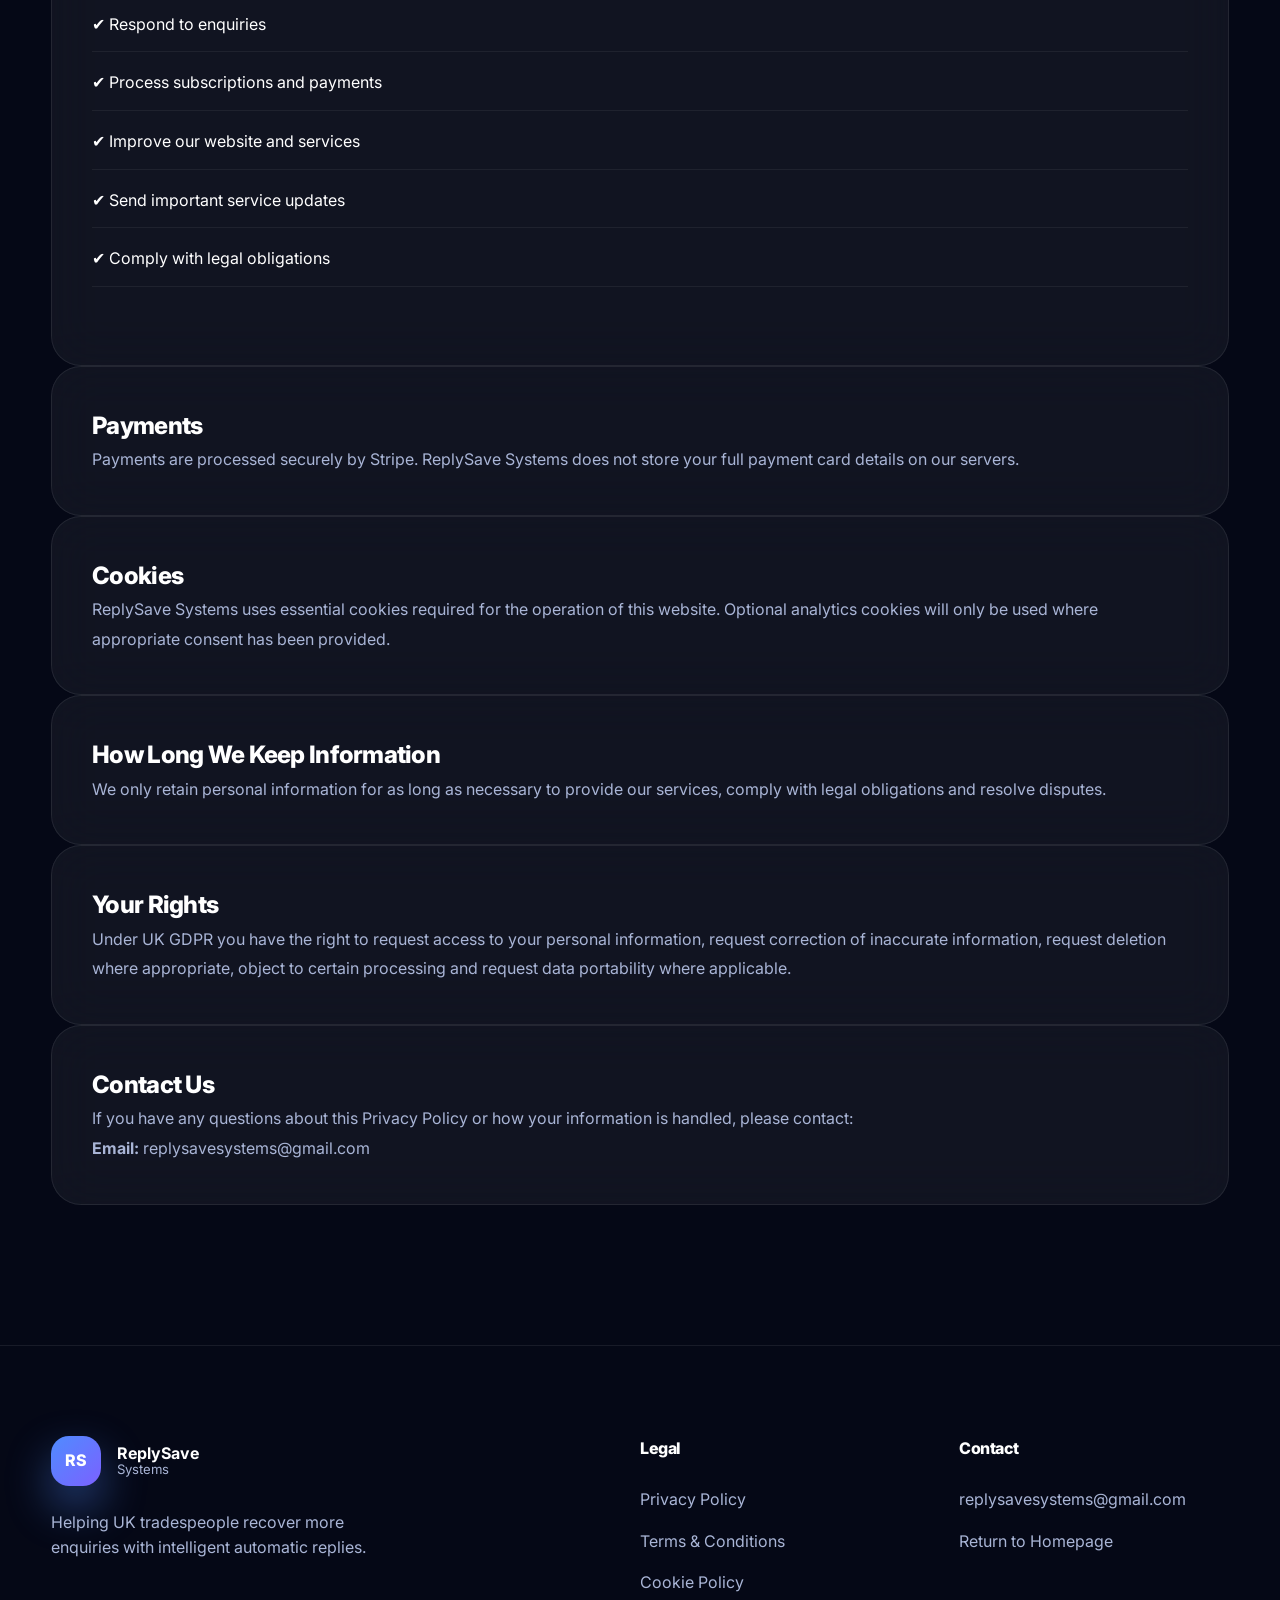
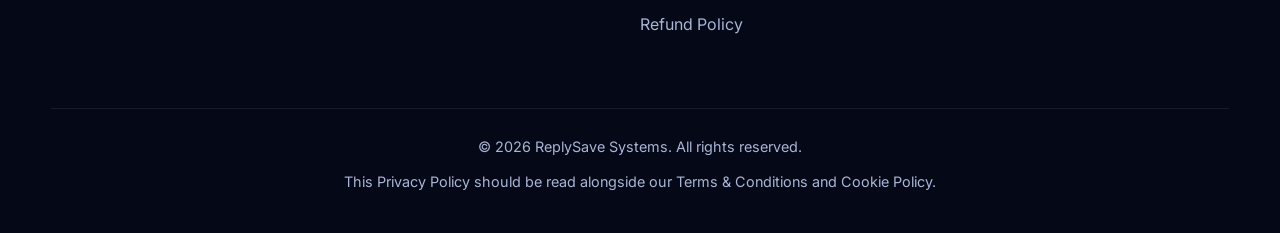
<file: privacy.html>
<!DOCTYPE html>

<html lang="en-GB">

<head>

<meta charset="UTF-8">

<meta
name="viewport"
content="width=device-width, initial-scale=1.0">

<title>

Privacy Policy | ReplySave Systems

</title>

<meta
name="description"
content="Privacy Policy for ReplySave Systems.">

<meta
name="theme-color"
content="#050816">

<link
rel="preconnect"
href="https://fonts.googleapis.com">

<link
rel="preconnect"
href="https://fonts.gstatic.com"
crossorigin>

<link
href="https://fonts.googleapis.com/css2?family=Inter:wght@300;400;500;600;700;800;900&display=swap"
rel="stylesheet">

<link
rel="stylesheet"
href="style.css">

</head>

<body>

<div class="background">

<div class="gradient gradient-one"></div>

<div class="gradient gradient-two"></div>

<div class="gradient gradient-three"></div>

<div class="noise"></div>

</div>

<header class="header">

<div class="container nav-container">

<a
href="index.html"
class="logo">

<div class="logo-icon">

RS

</div>

<div class="logo-text">

<strong>

ReplySave

</strong>

<span>

Systems

</span>

</div>

</a>

<div class="nav-buttons">

<a
href="index.html"
class="button-secondary">

← Back to Home

</a>

</div>

</div>

</header>

<section class="support legal-page">

<div class="container">

<div class="support-card"

<div>

<div class="hero-pill">

LEGAL INFORMATION

</div>

<h1>

Privacy Policy

</h1>

<p>

Last updated: 1 August 2026

</p>

</div>

</div>

</div>

</section>

<section class="features">

<div class="container">

<div class="feature-card">

<h2>

Introduction

</h2>

<p>

ReplySave Systems respects your privacy and is committed to protecting your personal information.

This Privacy Policy explains what information we collect, why we collect it and how we use it when you visit our website or use our services.

</p>

</div>
<div class="feature-card">

<h2>

Information We Collect

</h2>

<p>

Depending on how you interact with ReplySave Systems, we may collect:

</p>

<ul class="price-features">

<li>✔ Your name</li>

<li>✔ Business name</li>

<li>✔ Email address</li>

<li>✔ Telephone number</li>

<li>✔ Billing information (processed securely by Stripe)</li>

<li>✔ Technical information such as browser type, device information and IP address</li>

<li>✔ Website usage information collected through cookies (where applicable)</li>

</ul>

</div>

<div class="feature-card">

<h2>

How We Use Your Information

</h2>

<p>

We only use your information where necessary to:

</p>

<ul class="price-features">

<li>✔ Provide ReplySave services</li>

<li>✔ Respond to enquiries</li>

<li>✔ Process subscriptions and payments</li>

<li>✔ Improve our website and services</li>

<li>✔ Send important service updates</li>

<li>✔ Comply with legal obligations</li>

</ul>

</div>

<div class="feature-card">

<h2>

Payments

</h2>

<p>

Payments are processed securely by Stripe. ReplySave Systems does not store your full payment card details on our servers.

</p>

</div>

<div class="feature-card">

<h2>

Cookies

</h2>

<p>

ReplySave Systems uses essential cookies required for the operation of this website. Optional analytics cookies will only be used where appropriate consent has been provided.

</p>

</div>

<div class="feature-card">

<h2>

How Long We Keep Information

</h2>

<p>

We only retain personal information for as long as necessary to provide our services, comply with legal obligations and resolve disputes.

</p>

</div>

<div class="feature-card">

<h2>

Your Rights

</h2>

<p>

Under UK GDPR you have the right to request access to your personal information, request correction of inaccurate information, request deletion where appropriate, object to certain processing and request data portability where applicable.

</p>

</div>

<div class="feature-card">

<h2>

Contact Us

</h2>

<p>

If you have any questions about this Privacy Policy or how your information is handled, please contact:

</p>

<p>

<strong>Email:</strong>

replysavesystems@gmail.com

</p>

</div>
</div>

</section>

<footer class="footer">

<div class="container">

<div class="footer-grid">

<div class="footer-brand">

<div class="logo">

<div class="logo-icon">

RS

</div>

<div class="logo-text">

<strong>

ReplySave

</strong>

<span>

Systems

</span>

</div>

</div>

<p>

Helping UK tradespeople recover more enquiries with intelligent automatic replies.

</p>

</div>

<div class="footer-links">

<h4>

Legal

</h4>

<a href="privacy.html">

Privacy Policy

</a>

<a href="terms.html">

Terms & Conditions

</a>

<a href="cookie-policy.html">

Cookie Policy

</a>

<a href="refund-policy.html">

Refund Policy

</a>

</div>

<div class="footer-links">

<h4>

Contact

</h4>

<a href="mailto:replysavesystems@gmail.com">

replysavesystems@gmail.com

</a>

<a href="index.html">

Return to Homepage

</a>

</div>

</div>

<div class="footer-bottom">

<p>

© 2026 ReplySave Systems. All rights reserved.

</p>

<p>

This Privacy Policy should be read alongside our Terms & Conditions and Cookie Policy.

</p>

</div>

</div>

</footer>

</body>

</html>
</file>
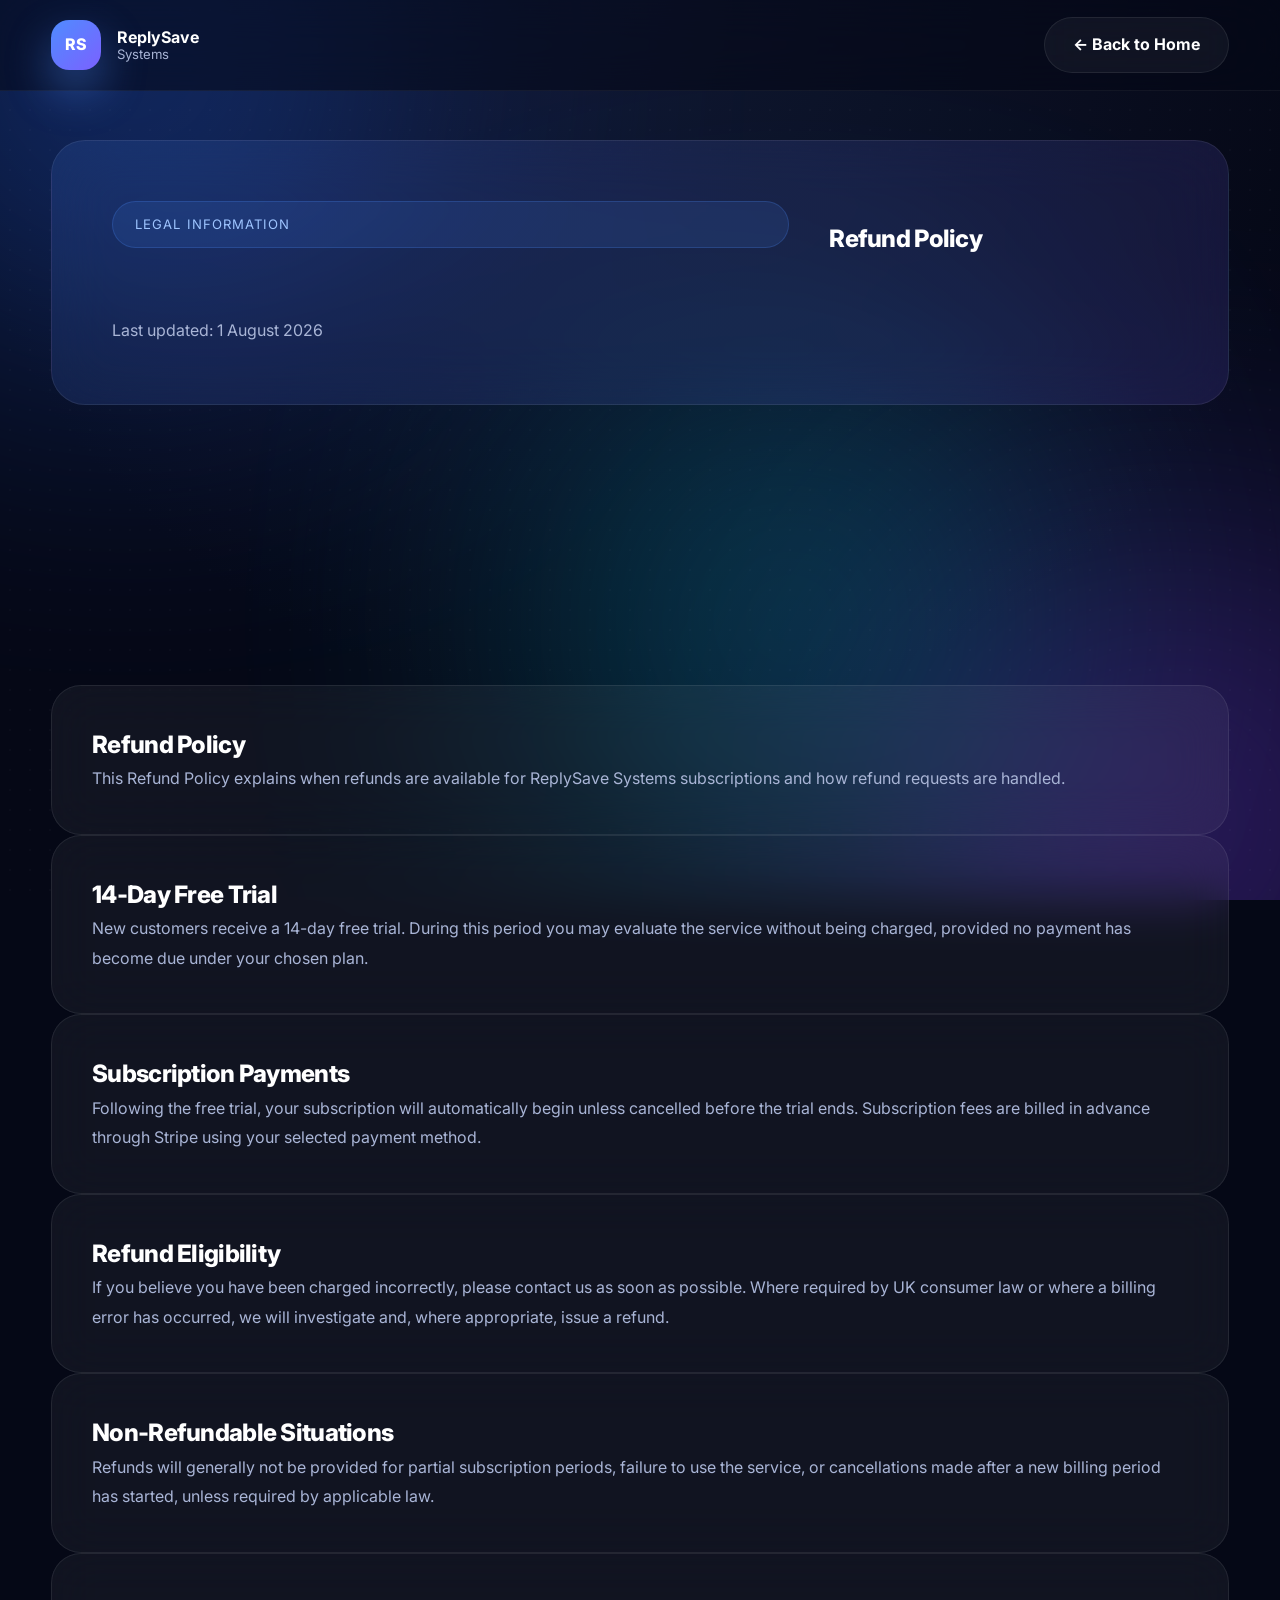
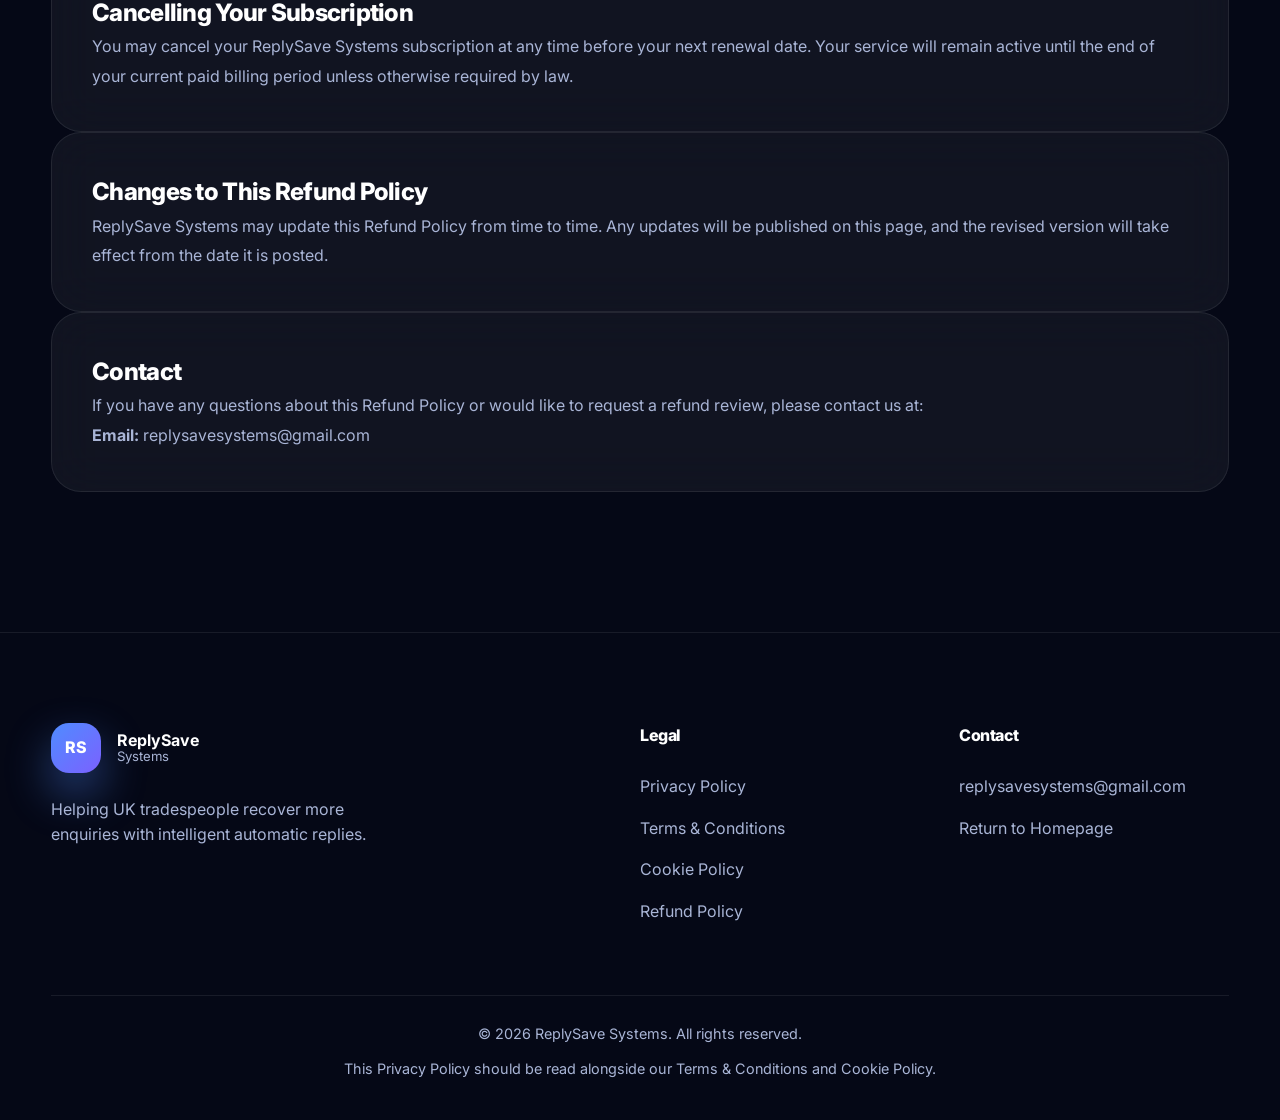
<file: refund-policy.html>
<!DOCTYPE html>

<html lang="en-GB">

<head>

<meta charset="UTF-8">

<meta
name="viewport"
content="width=device-width, initial-scale=1.0">

<title>

Refund Policy | ReplySave Systems

</title>

<meta
name="description"
content="Refund Policy for ReplySave Systems.">

<meta
name="theme-color"
content="#050816">

<link
rel="preconnect"
href="https://fonts.googleapis.com">

<link
rel="preconnect"
href="https://fonts.gstatic.com"
crossorigin>

<link
href="https://fonts.googleapis.com/css2?family=Inter:wght@300;400;500;600;700;800;900&display=swap"
rel="stylesheet">

<link
rel="stylesheet"
href="style.css">

</head>

<body>

<div class="background">

<div class="gradient gradient-one"></div>

<div class="gradient gradient-two"></div>

<div class="gradient gradient-three"></div>

<div class="noise"></div>

</div>

<header class="header">

<div class="container nav-container">

<a
href="index.html"
class="logo">

<div class="logo-icon">

RS

</div>

<div class="logo-text">

<strong>

ReplySave

</strong>

<span>

Systems

</span>

</div>

</a>

<div class="nav-buttons">

<a
href="index.html"
class="button-secondary">

← Back to Home

</a>

</div>

</div>

</header>

<section class="support legal-page">

<div class="container">

<div class="support-card"

<div>

<div class="hero-pill">

LEGAL INFORMATION

</div>

<h1>

  Refund Policy

</h1>

<p>

Last updated: 1 August 2026

</p>

</div>

</div>

</div>

</section>

<section class="features">

<div class="container">

<div class="feature-card">

<h2>

Refund Policy

</h2>

<p>

This Refund Policy explains when refunds are available for ReplySave Systems subscriptions and how refund requests are handled.

</p>

</div>
<div class="feature-card">

<h2>

14-Day Free Trial

</h2>

<p>

New customers receive a 14-day free trial. During this period you may evaluate the service without being charged, provided no payment has become due under your chosen plan.

</p>

</div>

<div class="feature-card">

<h2>

Subscription Payments

</h2>

<p>

Following the free trial, your subscription will automatically begin unless cancelled before the trial ends. Subscription fees are billed in advance through Stripe using your selected payment method.

</p>

</div>

<div class="feature-card">

<h2>

Refund Eligibility

</h2>

<p>

If you believe you have been charged incorrectly, please contact us as soon as possible. Where required by UK consumer law or where a billing error has occurred, we will investigate and, where appropriate, issue a refund.

</p>

</div>

<div class="feature-card">

<h2>

Non-Refundable Situations

</h2>

<p>

Refunds will generally not be provided for partial subscription periods, failure to use the service, or cancellations made after a new billing period has started, unless required by applicable law.

</p>

</div>

<div class="feature-card">

<h2>

Cancelling Your Subscription

</h2>

<p>

You may cancel your ReplySave Systems subscription at any time before your next renewal date. Your service will remain active until the end of your current paid billing period unless otherwise required by law.

</p>

</div>

<div class="feature-card">

<h2>

Changes to This Refund Policy

</h2>

<p>

ReplySave Systems may update this Refund Policy from time to time. Any updates will be published on this page, and the revised version will take effect from the date it is posted.

</p>

</div>

<div class="feature-card">

<h2>

Contact

</h2>

<p>

If you have any questions about this Refund Policy or would like to request a refund review, please contact us at:

</p>

<p>

<strong>Email:</strong>

replysavesystems@gmail.com

</p>

</div>
</div>

</section>

<footer class="footer">

<div class="container">

<div class="footer-grid">

<div class="footer-brand">

<div class="logo">

<div class="logo-icon">

RS

</div>

<div class="logo-text">

<strong>

ReplySave

</strong>

<span>

Systems

</span>

</div>

</div>

<p>

Helping UK tradespeople recover more enquiries with intelligent automatic replies.

</p>

</div>

<div class="footer-links">

<h4>

Legal

</h4>

<a href="privacy.html">

Privacy Policy

</a>

<a href="terms.html">

Terms & Conditions

</a>

<a href="cookie-policy.html">

Cookie Policy

</a>

<a href="refund-policy.html">

Refund Policy

</a>

</div>

<div class="footer-links">

<h4>

Contact

</h4>

<a href="mailto:replysavesystems@gmail.com">

replysavesystems@gmail.com

</a>

<a href="index.html">

Return to Homepage

</a>

</div>

</div>

<div class="footer-bottom">

<p>

© 2026 ReplySave Systems. All rights reserved.

</p>

<p>

This Privacy Policy should be read alongside our Terms & Conditions and Cookie Policy.

</p>

</div>

</div>

</footer>

</body>

</html>
</file>
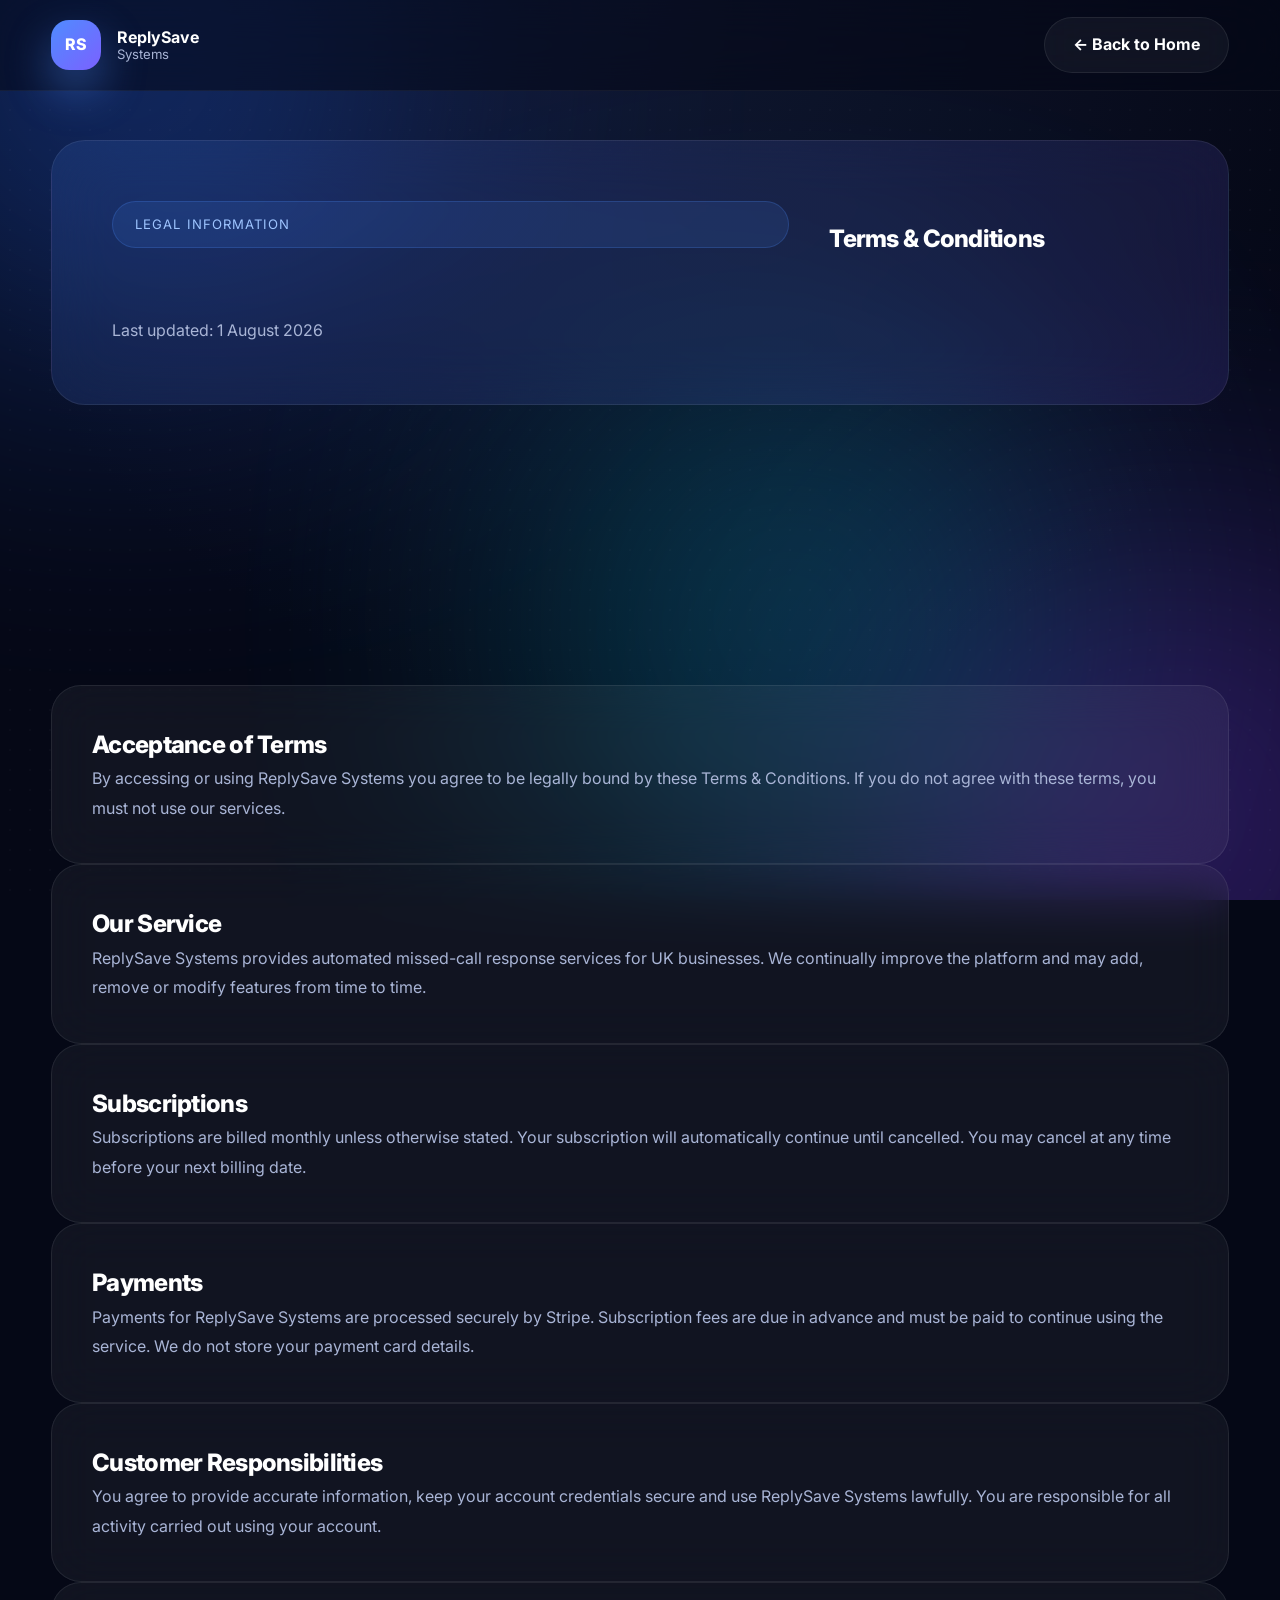
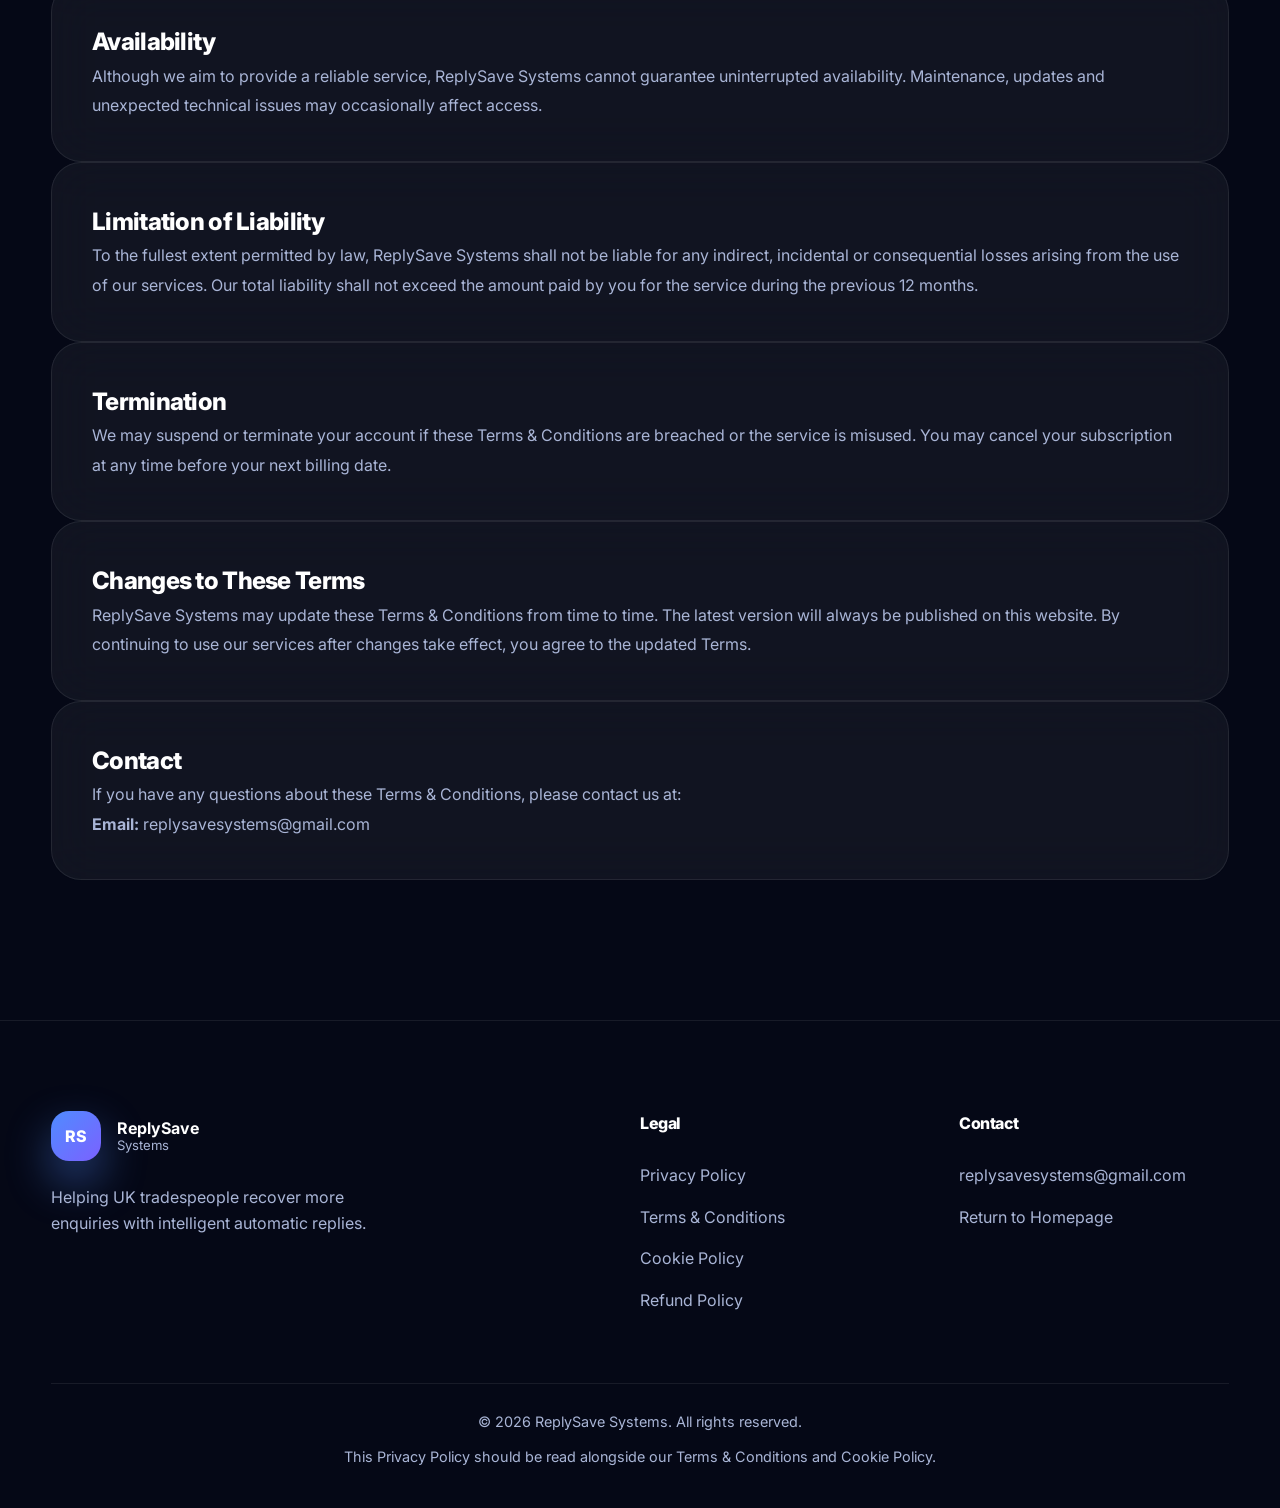
<file: terms.html>
<!DOCTYPE html>

<html lang="en-GB">

<head>

<meta charset="UTF-8">

<meta
name="viewport"
content="width=device-width, initial-scale=1.0">

<title>

Terms & Conditions | ReplySave Systems

</title>

<meta
name="description"
content="Terms & Conditions for ReplySave Systems.">

<meta
name="theme-color"
content="#050816">

<link
rel="preconnect"
href="https://fonts.googleapis.com">

<link
rel="preconnect"
href="https://fonts.gstatic.com"
crossorigin>

<link
href="https://fonts.googleapis.com/css2?family=Inter:wght@300;400;500;600;700;800;900&display=swap"
rel="stylesheet">

<link
rel="stylesheet"
href="style.css">

</head>

<body>

<div class="background">

<div class="gradient gradient-one"></div>

<div class="gradient gradient-two"></div>

<div class="gradient gradient-three"></div>

<div class="noise"></div>

</div>

<header class="header">

<div class="container nav-container">

<a
href="index.html"
class="logo">

<div class="logo-icon">

RS

</div>

<div class="logo-text">

<strong>

ReplySave

</strong>

<span>

Systems

</span>

</div>

</a>

<div class="nav-buttons">

<a
href="index.html"
class="button-secondary">

← Back to Home

</a>

</div>

</div>

</header>

<section class="support legal-page">

<div class="container">

<div class="support-card"

<div>

<div class="hero-pill">

LEGAL INFORMATION

</div>

<h1>

Terms & Conditions

</h1>

<p>

Last updated: 1 August 2026

</p>

</div>

</div>

</div>

</section>

<section class="features">

<div class="container">

<div class="feature-card">

<h2>

Acceptance of Terms

</h2>

<p>

By accessing or using ReplySave Systems you agree to be legally bound by these Terms & Conditions. If you do not agree with these terms, you must not use our services.

</p>

</div>

<div class="feature-card">

<h2>

Our Service

</h2>

<p>

ReplySave Systems provides automated missed-call response services for UK businesses. We continually improve the platform and may add, remove or modify features from time to time.

</p>

</div>

<div class="feature-card">

<h2>

Subscriptions

</h2>

<p>

Subscriptions are billed monthly unless otherwise stated. Your subscription will automatically continue until cancelled. You may cancel at any time before your next billing date.

</p>

</div>

<div class="feature-card">

<h2>

Payments

</h2>

<p>

Payments for ReplySave Systems are processed securely by Stripe. Subscription fees are due in advance and must be paid to continue using the service. We do not store your payment card details.

</p>

</div>

<div class="feature-card">

<h2>

Customer Responsibilities

</h2>

<p>

You agree to provide accurate information, keep your account credentials secure and use ReplySave Systems lawfully. You are responsible for all activity carried out using your account.

</p>

</div>

<div class="feature-card">

<h2>

Availability

</h2>

<p>

Although we aim to provide a reliable service, ReplySave Systems cannot guarantee uninterrupted availability. Maintenance, updates and unexpected technical issues may occasionally affect access.

</p>

</div>

<div class="feature-card">

<h2>

Limitation of Liability

</h2>

<p>

To the fullest extent permitted by law, ReplySave Systems shall not be liable for any indirect, incidental or consequential losses arising from the use of our services. Our total liability shall not exceed the amount paid by you for the service during the previous 12 months.

</p>

</div>

<div class="feature-card">

<h2>

Termination

</h2>

<p>

We may suspend or terminate your account if these Terms & Conditions are breached or the service is misused. You may cancel your subscription at any time before your next billing date.

</p>

</div>
  <div class="feature-card">

<h2>

Changes to These Terms

</h2>

<p>

ReplySave Systems may update these Terms & Conditions from time to time. The latest version will always be published on this website. By continuing to use our services after changes take effect, you agree to the updated Terms.

</p>

</div>
  <div class="feature-card">

<h2>

Contact

</h2>

<p>

If you have any questions about these Terms & Conditions, please contact us at:

</p>

<p>

<strong>Email:</strong>

replysavesystems@gmail.com

</p>

</div>
</div>

</section>

<footer class="footer">

<div class="container">

<div class="footer-grid">

<div class="footer-brand">

<div class="logo">

<div class="logo-icon">

RS

</div>

<div class="logo-text">

<strong>

ReplySave

</strong>

<span>

Systems

</span>

</div>

</div>

<p>

Helping UK tradespeople recover more enquiries with intelligent automatic replies.

</p>

</div>

<div class="footer-links">

<h4>

Legal

</h4>

<a href="privacy.html">

Privacy Policy

</a>

<a href="terms.html">

Terms & Conditions

</a>

<a href="cookie-policy.html">

Cookie Policy

</a>

<a href="refund-policy.html">

Refund Policy

</a>

</div>

<div class="footer-links">

<h4>

Contact

</h4>

<a href="mailto:replysavesystems@gmail.com">

replysavesystems@gmail.com

</a>

<a href="index.html">

Return to Homepage

</a>

</div>

</div>

<div class="footer-bottom">

<p>

© 2026 ReplySave Systems. All rights reserved.

</p>

<p>

This Privacy Policy should be read alongside our Terms & Conditions and Cookie Policy.

</p>

</div>

</div>

</footer>

</body>

</html>
</file>
<file: style.css>
/*==========================================================
REPLYSAVE SYSTEMS
Premium SaaS Homepage
Version 2
==========================================================*/



/*==========================================================
RESET
==========================================================*/

*,
*::before,
*::after{

margin:0;
padding:0;
box-sizing:border-box;

}

html{

scroll-behavior:smooth;

}

body{

font-family:"Inter",sans-serif;
background:#050816;
color:#ffffff;
overflow-x:hidden;
line-height:1.6;
position:relative;

}

img{

display:block;
max-width:100%;

}

a{

color:inherit;
text-decoration:none;

}

button{

font:inherit;
cursor:pointer;
border:none;
background:none;

}



/*==========================================================
ROOT VARIABLES
==========================================================*/

:root{

--primary:#4F8CFF;
--secondary:#7B61FF;
--accent:#22D3EE;

--background:#050816;
--background-two:#0A1023;

--surface:rgba(255,255,255,.05);
--surface-hover:rgba(255,255,255,.08);
--border:rgba(255,255,255,.08);

--text:#ffffff;
--muted:#A9B5D6;

--radius:28px;
--transition:.35s ease;

--container:1240px;

}



/*==========================================================
GLOBAL
==========================================================*/

.container{

width:min(92%,var(--container));
margin:auto;

}

section{

position:relative;

}

h1,
h2,
h3,
h4{

font-weight:800;
letter-spacing:-.03em;

}

p{

color:var(--muted);

}



/*==========================================================
BACKGROUND
==========================================================*/

.background{

position:fixed;
inset:0;
overflow:hidden;
z-index:-10;

background:

radial-gradient(circle at top,
#10162F,
#050816 65%);

}

.gradient{

position:absolute;

border-radius:50%;

filter:blur(150px);

opacity:.42;

animation:aurora 18s ease-in-out infinite;

}

.gradient-one{

width:560px;
height:560px;

background:#2563EB;

top:-220px;
left:-150px;

}

.gradient-two{

width:520px;
height:520px;

background:#7C3AED;

bottom:-180px;
right:-150px;

animation-delay:-6s;

}

.gradient-three{

width:430px;
height:430px;

background:#06B6D4;

top:45%;
left:45%;

animation-delay:-12s;

}

.noise{

position:absolute;
inset:0;

opacity:.025;

background-image:
radial-gradient(
rgba(255,255,255,.8) 1px,
transparent 1px);

background-size:20px 20px;

}



/*==========================================================
AURORA ANIMATION
==========================================================*/

@keyframes aurora{

0%{

transform:
translate(0,0)
scale(1);

}

25%{

transform:
translate(80px,-40px)
scale(1.08);

}

50%{

transform:
translate(-40px,60px)
scale(1.14);

}

75%{

transform:
translate(70px,20px)
scale(1.08);

}

100%{

transform:
translate(0,0)
scale(1);

}

}



/*==========================================================
SCROLLBAR
==========================================================*/

::-webkit-scrollbar{

width:12px;

}

::-webkit-scrollbar-track{

background:#050816;

}

::-webkit-scrollbar-thumb{

background:

linear-gradient(
180deg,
var(--primary),
var(--secondary));

border-radius:999px;

}



/*==========================================================
HEADER
==========================================================*/

.header{

position:fixed;

top:0;
left:0;

width:100%;

z-index:1000;

backdrop-filter:blur(28px);

background:rgba(5,8,22,.55);

border-bottom:1px solid rgba(255,255,255,.05);

transition:.35s ease;

}

.nav-container{

display:flex;

justify-content:space-between;

align-items:center;

min-height:90px;

}



/*==========================================================
LOGO
==========================================================*/

.logo{

display:flex;

align-items:center;

gap:16px;

}

.logo-icon{

width:50px;
height:50px;

display:grid;

place-items:center;

border-radius:18px;

font-weight:800;

background:

linear-gradient(
135deg,
var(--primary),
var(--secondary));

box-shadow:

0 20px 45px
rgba(79,140,255,.45);

}

.logo-text{

display:flex;

flex-direction:column;

line-height:1.1;

}

.logo-text strong{

font-size:1rem;

}

.logo-text span{

font-size:.82rem;

color:var(--muted);

}
/*==========================================================
NAVIGATION
==========================================================*/

.navigation{

display:none;

}

.navigation a{

position:relative;

font-weight:600;

font-size:.95rem;

color:var(--muted);

transition:var(--transition);

}

.navigation a:hover{

color:#ffffff;

}

.navigation a::after{

content:"";

position:absolute;

left:0;

bottom:-10px;

width:0;

height:2px;

border-radius:999px;

background:

linear-gradient(
90deg,
var(--primary),
var(--secondary));

transition:var(--transition);

}

.navigation a:hover::after{

width:100%;

}



/*==========================================================
NAVIGATION BUTTONS
==========================================================*/

.nav-buttons{

display:flex;           

gap:16px;

}

.button-primary,
.button-secondary{

display:inline-flex;

align-items:center;

justify-content:center;

height:56px;

padding:0 28px;

border-radius:999px;

font-weight:700;

transition:var(--transition);

}

.button-primary{

color:#ffffff;

background:

linear-gradient(
135deg,
var(--primary),
var(--secondary));

box-shadow:
0 18px 40px rgba(79,140,255,.35);

}

.button-primary:hover{

transform:translateY(-4px);

box-shadow:
0 28px 60px rgba(79,140,255,.45);

}

.button-secondary{

background:rgba(255,255,255,.05);

border:1px solid var(--border);

backdrop-filter:blur(18px);

}

.button-secondary:hover{

transform:translateY(-4px);

background:rgba(255,255,255,.08);

}



/*==========================================================
HERO
==========================================================*/

.hero{

min-height:100vh;

display:flex;

align-items:center;

padding-top:150px;

padding-bottom:120px;

}

.hero-grid{

display:grid;

gap:70px;

}

.hero-content{

text-align:center;

}



/*==========================================================
HERO PILL
==========================================================*/

.hero-pill{

display:inline-flex;

align-items:center;

gap:10px;

padding:12px 22px;

border-radius:999px;

background:rgba(79,140,255,.12);

border:1px solid rgba(79,140,255,.22);

color:#9EC4FF;

font-size:.82rem;

letter-spacing:.08em;

margin-bottom:30px;

}



/*==========================================================
HERO TITLE
==========================================================*/

.hero h1{

font-size:clamp(3.4rem,8vw,6.5rem);

line-height:.94;

margin-bottom:28px;

}

.hero h1 span{

display:block;

background:

linear-gradient(
90deg,
#84B8FF,
#A285FF,
#47D9FF);

-webkit-background-clip:text;

-webkit-text-fill-color:transparent;

}



/*==========================================================
HERO DESCRIPTION
==========================================================*/

.hero p{

max-width:700px;

margin:auto;

font-size:1.08rem;

line-height:1.9;

}



/*==========================================================
HERO BADGES
==========================================================*/

.hero-badges{

display:flex;

flex-wrap:wrap;

justify-content:center;

gap:14px;

margin:40px 0;

}

.hero-badges div{

padding:12px 18px;

border-radius:999px;

background:rgba(255,255,255,.05);

border:1px solid rgba(255,255,255,.08);

backdrop-filter:blur(18px);

font-size:.88rem;

font-weight:600;

}



/*==========================================================
HERO BUTTONS
==========================================================*/

.hero-buttons{

display:flex;

flex-direction:column;

gap:18px;

margin-bottom:55px;

}



/*==========================================================
HERO STATS
==========================================================*/

.hero-stats{

display:grid;

grid-template-columns:repeat(3,1fr);

gap:18px;

}

.hero-stats div{

padding:24px;

border-radius:24px;

background:rgba(255,255,255,.05);

border:1px solid rgba(255,255,255,.08);

backdrop-filter:blur(22px);

transition:var(--transition);

}

.hero-stats div:hover{

transform:translateY(-6px);

background:rgba(255,255,255,.08);

}

.hero-stats strong{

display:block;

font-size:1.5rem;

margin-bottom:8px;

}

.hero-stats span{

color:var(--muted);

font-size:.9rem;

}



/*==========================================================
HERO DASHBOARD
==========================================================*/

.hero-dashboard{

display:flex;

justify-content:center;

align-items:center;

}

.dashboard-window{

width:100%;

max-width:620px;

border-radius:34px;

overflow:hidden;

background:rgba(255,255,255,.05);

border:1px solid rgba(255,255,255,.08);

backdrop-filter:blur(34px);

box-shadow:
0 40px 100px rgba(0,0,0,.45);

transition:var(--transition);

}

.dashboard-window:hover{

transform:
translateY(-10px)
rotateX(2deg);

}

.dashboard-header{

display:flex;

align-items:center;

gap:10px;

padding:22px 26px;

border-bottom:1px solid rgba(255,255,255,.08);

}

.dashboard-header span{

width:12px;

height:12px;

border-radius:50%;

}

.dashboard-header span:nth-child(1){

background:#FF5F57;

}

.dashboard-header span:nth-child(2){

background:#FEBC2E;

}

.dashboard-header span:nth-child(3){

background:#28C840;

}

.dashboard-body{

padding:28px;

}
/*==========================================================
LIVE ACTIVITY CARDS
==========================================================*/

.activity-card{

display:flex;

justify-content:space-between;

align-items:center;

gap:20px;

padding:22px;

margin-bottom:18px;

border-radius:24px;

background:rgba(255,255,255,.05);

border:1px solid rgba(255,255,255,.08);

transition:var(--transition);

}

.activity-card:hover{

transform:translateX(8px);

background:rgba(255,255,255,.08);

border-color:rgba(79,140,255,.28);

}

.activity-left{

display:flex;

align-items:center;

gap:18px;

}

.activity-left h3{

font-size:1rem;

margin-bottom:6px;

font-weight:700;

}

.activity-left p{

font-size:.9rem;

color:var(--muted);

}

.activity-card span{

font-size:.78rem;

font-weight:700;

letter-spacing:.08em;

color:#8DBBFF;

}



/*==========================================================
STATUS DOTS
==========================================================*/

.status-dot{

width:14px;

height:14px;

border-radius:50%;

flex-shrink:0;

}

.status-dot.emergency{

background:#FF5D73;

box-shadow:0 0 18px rgba(255,93,115,.8);

animation:pulseEmergency 2s infinite;

}

.status-dot.quote{

background:#F8C84A;

box-shadow:0 0 18px rgba(248,200,74,.8);

}

.status-dot.email{

background:#22D3EE;

box-shadow:0 0 18px rgba(34,211,238,.8);

}

.status-dot.success{

background:#31D17C;

box-shadow:0 0 18px rgba(49,209,124,.8);

}



/*==========================================================
STATUS PULSE
==========================================================*/

@keyframes pulseEmergency{

0%{

transform:scale(1);

opacity:1;

}

50%{

transform:scale(1.25);

opacity:.6;

}

100%{

transform:scale(1);

opacity:1;

}

}



/*==========================================================
DASHBOARD SUMMARY
==========================================================*/

.dashboard-summary{

display:grid;

grid-template-columns:repeat(2,1fr);

gap:18px;

margin-top:30px;

}

.summary-card{

padding:28px;

border-radius:24px;

background:rgba(255,255,255,.05);

border:1px solid rgba(255,255,255,.08);

backdrop-filter:blur(20px);

transition:var(--transition);

}

.summary-card:hover{

transform:translateY(-6px);

background:rgba(255,255,255,.08);

}

.summary-card strong{

display:block;

font-size:2rem;

margin-bottom:10px;

font-weight:800;

}

.summary-card span{

color:var(--muted);

font-size:.9rem;

}



/*==========================================================
TRUST BAR
==========================================================*/

.trust-section{

padding:90px 0;

}

.trust-title{

text-align:center;

font-size:.82rem;

font-weight:700;

letter-spacing:.25em;

color:var(--muted);

margin-bottom:42px;

}

.trust-grid{

display:grid;

grid-template-columns:repeat(2,1fr);

gap:20px;

}

.trust-item{

display:flex;

justify-content:center;

align-items:center;

min-height:90px;

padding:20px;

border-radius:24px;

background:rgba(255,255,255,.05);

border:1px solid rgba(255,255,255,.08);

backdrop-filter:blur(20px);

font-weight:600;

transition:var(--transition);

}

.trust-item:hover{

transform:translateY(-8px);

background:rgba(255,255,255,.08);

border-color:rgba(79,140,255,.3);

}



/*==========================================================
SECTION HEADINGS
==========================================================*/

.section-heading{

max-width:760px;

margin:0 auto 70px;

text-align:center;

}

.section-heading span{

display:inline-flex;

padding:10px 18px;

border-radius:999px;

background:rgba(79,140,255,.12);

border:1px solid rgba(79,140,255,.25);

font-size:.82rem;

font-weight:700;

letter-spacing:.15em;

color:#8EB9FF;

margin-bottom:24px;

}

.section-heading h2{

font-size:clamp(2.5rem,6vw,4.3rem);

line-height:1.08;

margin-bottom:24px;

}

.section-heading p{

font-size:1.05rem;

max-width:680px;

margin:auto;

}



/*==========================================================
FEATURES
==========================================================*/

.features{

padding:140px 0;

}

.feature-grid{

display:grid;

gap:28px;

}

.feature-card{

padding:40px;

border-radius:30px;

background:rgba(255,255,255,.05);

border:1px solid rgba(255,255,255,.08);

backdrop-filter:blur(24px);

transition:var(--transition);

}

.feature-card:hover{

transform:translateY(-12px);

border-color:rgba(79,140,255,.35);

box-shadow:0 35px 80px rgba(0,0,0,.35);

}

.feature-icon{

width:72px;

height:72px;

display:grid;

place-items:center;

font-size:2rem;

margin-bottom:28px;

border-radius:22px;

background:linear-gradient(
135deg,
rgba(79,140,255,.2),
rgba(123,97,255,.2)
);

}

.feature-card h3{

margin-bottom:18px;

font-size:1.35rem;

}

.feature-card p{

line-height:1.85;

color:var(--muted);

}
/*==========================================================
SIMULATOR
==========================================================*/

.simulator{

padding:140px 0;

}

.simulator-window{

display:grid;

gap:32px;

}

.simulator-panel{

padding:42px;

border-radius:32px;

background:rgba(255,255,255,.05);

border:1px solid rgba(255,255,255,.08);

backdrop-filter:blur(30px);

}

.simulator-panel label{

display:block;

margin-bottom:12px;

font-weight:700;

color:#D9E5FF;

}

.simulator-panel select{

width:100%;

height:58px;

padding:0 18px;

margin-bottom:28px;

border-radius:18px;

border:1px solid rgba(255,255,255,.08);

background:rgba(255,255,255,.05);

color:#ffffff;

font-size:1rem;

outline:none;

transition:var(--transition);

}

.simulator-panel select:hover{

background:rgba(255,255,255,.08);

}

.simulator-panel select:focus{

border-color:var(--primary);

box-shadow:0 0 0 4px rgba(79,140,255,.18);

}

.full-width{

width:100%;

}

.simulator-output{

border-radius:32px;

overflow:hidden;

background:rgba(255,255,255,.05);

border:1px solid rgba(255,255,255,.08);

backdrop-filter:blur(30px);

}

.output-header{

padding:22px 28px;

font-weight:700;

border-bottom:1px solid rgba(255,255,255,.08);

background:rgba(255,255,255,.03);

}

#simulation-log{

min-height:320px;

padding:28px;

display:flex;

align-items:center;

justify-content:center;

text-align:center;

}

.placeholder-message{

color:var(--muted);

line-height:1.8;

}



/*==========================================================
PRICING
==========================================================*/

.pricing{

padding:150px 0;

}

.launch-banner{

max-width:860px;

margin:0 auto 55px;

padding:22px 28px;

text-align:center;

border-radius:24px;

background:linear-gradient(
135deg,
rgba(79,140,255,.16),
rgba(123,97,255,.16)
);

border:1px solid rgba(79,140,255,.28);

font-size:1rem;

}

.launch-banner strong{

color:#ffffff;

}

.pricing-grid{

display:grid;

gap:32px;

}

.price-card{

position:relative;

padding:48px;

border-radius:34px;

background:rgba(255,255,255,.05);

border:1px solid rgba(255,255,255,.08);

backdrop-filter:blur(30px);

transition:var(--transition);

}

.price-card:hover{

transform:translateY(-10px);

border-color:rgba(79,140,255,.35);

box-shadow:0 35px 80px rgba(0,0,0,.35);

}

.featured{

border:1px solid rgba(79,140,255,.35);

box-shadow:0 30px 80px rgba(79,140,255,.18);

}

.popular-tag{

position:absolute;

top:-16px;

left:50%;

transform:translateX(-50%);

padding:10px 22px;

border-radius:999px;

background:linear-gradient(
135deg,
var(--primary),
var(--secondary)
);

font-size:.75rem;

font-weight:700;

letter-spacing:.08em;

color:#ffffff;

}

.price{

margin:30px 0;

}

.currency{

font-size:2rem;

vertical-align:top;

}

.amount{

font-size:5rem;

font-weight:800;

line-height:1;

}

.period{

font-size:1rem;

color:var(--muted);

}

.price-description{

margin-bottom:28px;

}

.price-features{

list-style:none;

display:flex;

flex-direction:column;

gap:18px;

margin-bottom:38px;

}

.price-features li{

padding-bottom:14px;

border-bottom:1px solid rgba(255,255,255,.06);

}

.pricing-note{

margin-top:36px;

text-align:center;

font-size:.95rem;

color:var(--muted);

}



/*==========================================================
COMPARISON
==========================================================*/

.comparison{

padding:140px 0;

}

.comparison-table{

border-radius:30px;

overflow:hidden;

border:1px solid rgba(255,255,255,.08);

background:rgba(255,255,255,.04);

}

.comparison-row{

display:grid;

grid-template-columns:2fr 1fr 1fr 1fr;

}

.comparison-row div{

padding:22px;

border-bottom:1px solid rgba(255,255,255,.08);

}

.comparison-row.heading div{

background:rgba(255,255,255,.08);

font-weight:700;

}

.comparison-row:not(.heading):hover div{

background:rgba(255,255,255,.05);

}
/*==========================================================
FAQ
==========================================================*/

.faq{

padding:140px 0;

}

.faq-wrapper{

max-width:900px;

margin:auto;

}

.faq-item{

margin-bottom:20px;

border-radius:26px;

overflow:hidden;

background:rgba(255,255,255,.05);

border:1px solid rgba(255,255,255,.08);

backdrop-filter:blur(24px);

transition:var(--transition);

}

.faq-item:hover{

border-color:rgba(79,140,255,.30);

}

.faq-question{

width:100%;

display:flex;

justify-content:space-between;

align-items:center;

padding:28px;

font-size:1rem;

font-weight:700;

color:#ffffff;

background:none;

cursor:pointer;

}

.faq-icon{

font-size:1.6rem;

transition:transform .3s ease;

}

.faq-answer{

max-height:0;

overflow:hidden;

transition:max-height .35s ease;

}

.faq-answer p{

padding:0 28px 28px;

line-height:1.8;

color:var(--muted);

}

.faq-item.active .faq-answer{

max-height:250px;

}

.faq-item.active .faq-icon{

transform:rotate(45deg);

}



/*==========================================================
SUPPORT SECTION
==========================================================*/

.support{

padding:160px 0 140px;

}

.support-card{

display:grid;

gap:40px;

padding:60px;

border-radius:34px;

background:

linear-gradient(
135deg,
rgba(79,140,255,.14),
rgba(123,97,255,.14)
);

border:1px solid rgba(255,255,255,.08);

backdrop-filter:blur(30px);

}

.support-card h2{

font-size:clamp(2rem,4vw,3rem);

margin-bottom:18px;

}

.support-card p{

max-width:620px;

}

.support-buttons{

display:flex;

flex-direction:column;

gap:18px;

}



/*==========================================================
TRUST BADGES
==========================================================*/

.trust-footer{

padding-bottom:100px;

}

.trust-badges{

display:grid;

gap:20px;

}

.trust-badge{

display:flex;

justify-content:center;

align-items:center;

min-height:90px;

border-radius:24px;

background:rgba(255,255,255,.05);

border:1px solid rgba(255,255,255,.08);

backdrop-filter:blur(20px);

font-weight:700;

transition:var(--transition);

}

.trust-badge:hover{

transform:translateY(-6px);

border-color:rgba(79,140,255,.30);

}



/*==========================================================
FOOTER
==========================================================*/

.footer{

padding:90px 0 40px;

border-top:1px solid rgba(255,255,255,.08);

}

.footer-grid{

display:grid;

gap:50px;

}

.footer-brand p{

margin-top:24px;

max-width:360px;

}

.footer-links{

display:flex;

flex-direction:column;

gap:16px;

}

.footer-links h4{

margin-bottom:10px;

font-size:1rem;

}

.footer-links a{

color:var(--muted);

transition:var(--transition);

}

.footer-links a:hover{

color:#ffffff;

}

.footer-bottom{

margin-top:70px;

padding-top:26px;

display:flex;

flex-direction:column;

gap:12px;

text-align:center;

border-top:1px solid rgba(255,255,255,.08);

font-size:.9rem;

color:var(--muted);

}



/*==========================================================
RESPONSIVE
==========================================================*/

@media (min-width:980px){

.navigation{

display:flex;

gap:38px;

}

.nav-buttons{

display:flex;

}

.hero-grid{

grid-template-columns:1fr 1fr;

align-items:center;

}

.hero-content{

text-align:left;

}

.hero p{

margin:0;

}

.hero-badges{

justify-content:flex-start;

}

.hero-buttons{

flex-direction:row;

}

.feature-grid{

grid-template-columns:repeat(3,1fr);

}

.simulator-window{

grid-template-columns:420px 1fr;

}

.pricing-grid{

grid-template-columns:repeat(2,1fr);

}

.support-card{

grid-template-columns:2fr 1fr;

align-items:center;

}

.support-buttons{

align-items:flex-end;

}

.trust-grid{

grid-template-columns:repeat(5,1fr);

}

.trust-badges{

grid-template-columns:repeat(4,1fr);

}

.footer-grid{

grid-template-columns:2fr 1fr 1fr;

}

}
/*==========================================================
JAVASCRIPT SUPPORT CLASSES
==========================================================*/

.hidden{

opacity:0;

transform:translateY(40px);

transition:
opacity .7s ease,
transform .7s ease;

}

.visible{

opacity:1;

transform:translateY(0);

}

.slide-in{

opacity:0;

transform:translateX(-30px);

animation:slideCard .7s ease forwards;

}

@keyframes slideCard{

from{

opacity:0;
transform:translateX(-30px);

}

to{

opacity:1;
transform:translateX(0);

}

}

.generated-reply{

width:100%;

padding:28px;

border-radius:24px;

background:rgba(255,255,255,.05);

border:1px solid rgba(79,140,255,.20);

text-align:left;

}

.generated-reply h3{

margin-bottom:18px;

font-size:1.1rem;

}

.generated-reply p{

line-height:1.9;

white-space:pre-line;

color:var(--muted);

}

.loaded .hero{

animation:heroFade .9s ease;

}

@keyframes heroFade{

from{

opacity:0;
transform:translateY(30px);

}

to{

opacity:1;
transform:translateY(0);

}

}
/*==========================================================
COOKIE BANNER
==========================================================*/

.cookie-banner{

position:fixed;

left:24px;
right:24px;
bottom:24px;

z-index:99999;

display:flex;

flex-direction:column;

gap:24px;

padding:28px;

border-radius:28px;

background:rgba(10,16,35,.95);

backdrop-filter:blur(24px);

border:1px solid rgba(255,255,255,.08);

box-shadow:
0 30px 80px rgba(0,0,0,.45);

animation:cookieSlide .6s ease;

}

.cookie-content h3{

margin-bottom:12px;

font-size:1.25rem;

}

.cookie-content p{

line-height:1.8;

color:var(--muted);

}

.cookie-content a{

color:#8EB9FF;

font-weight:700;

}

.cookie-buttons{

display:flex;

flex-direction:column;

gap:14px;

}

@media(min-width:768px){

.cookie-banner{

flex-direction:row;

justify-content:space-between;

align-items:center;

}

.cookie-content{

max-width:700px;

}

.cookie-buttons{

flex-direction:row;

}

}

@keyframes cookieSlide{

from{

opacity:0;

transform:translateY(50px);

}

to{

opacity:1;

transform:translateY(0);

}

}
/*==========================================================
LEGAL PAGES
==========================================================*/

.legal-page{
    padding-top: 140px;
}

.legal-page .support-card{
    margin-top: 0;
}
</file>
